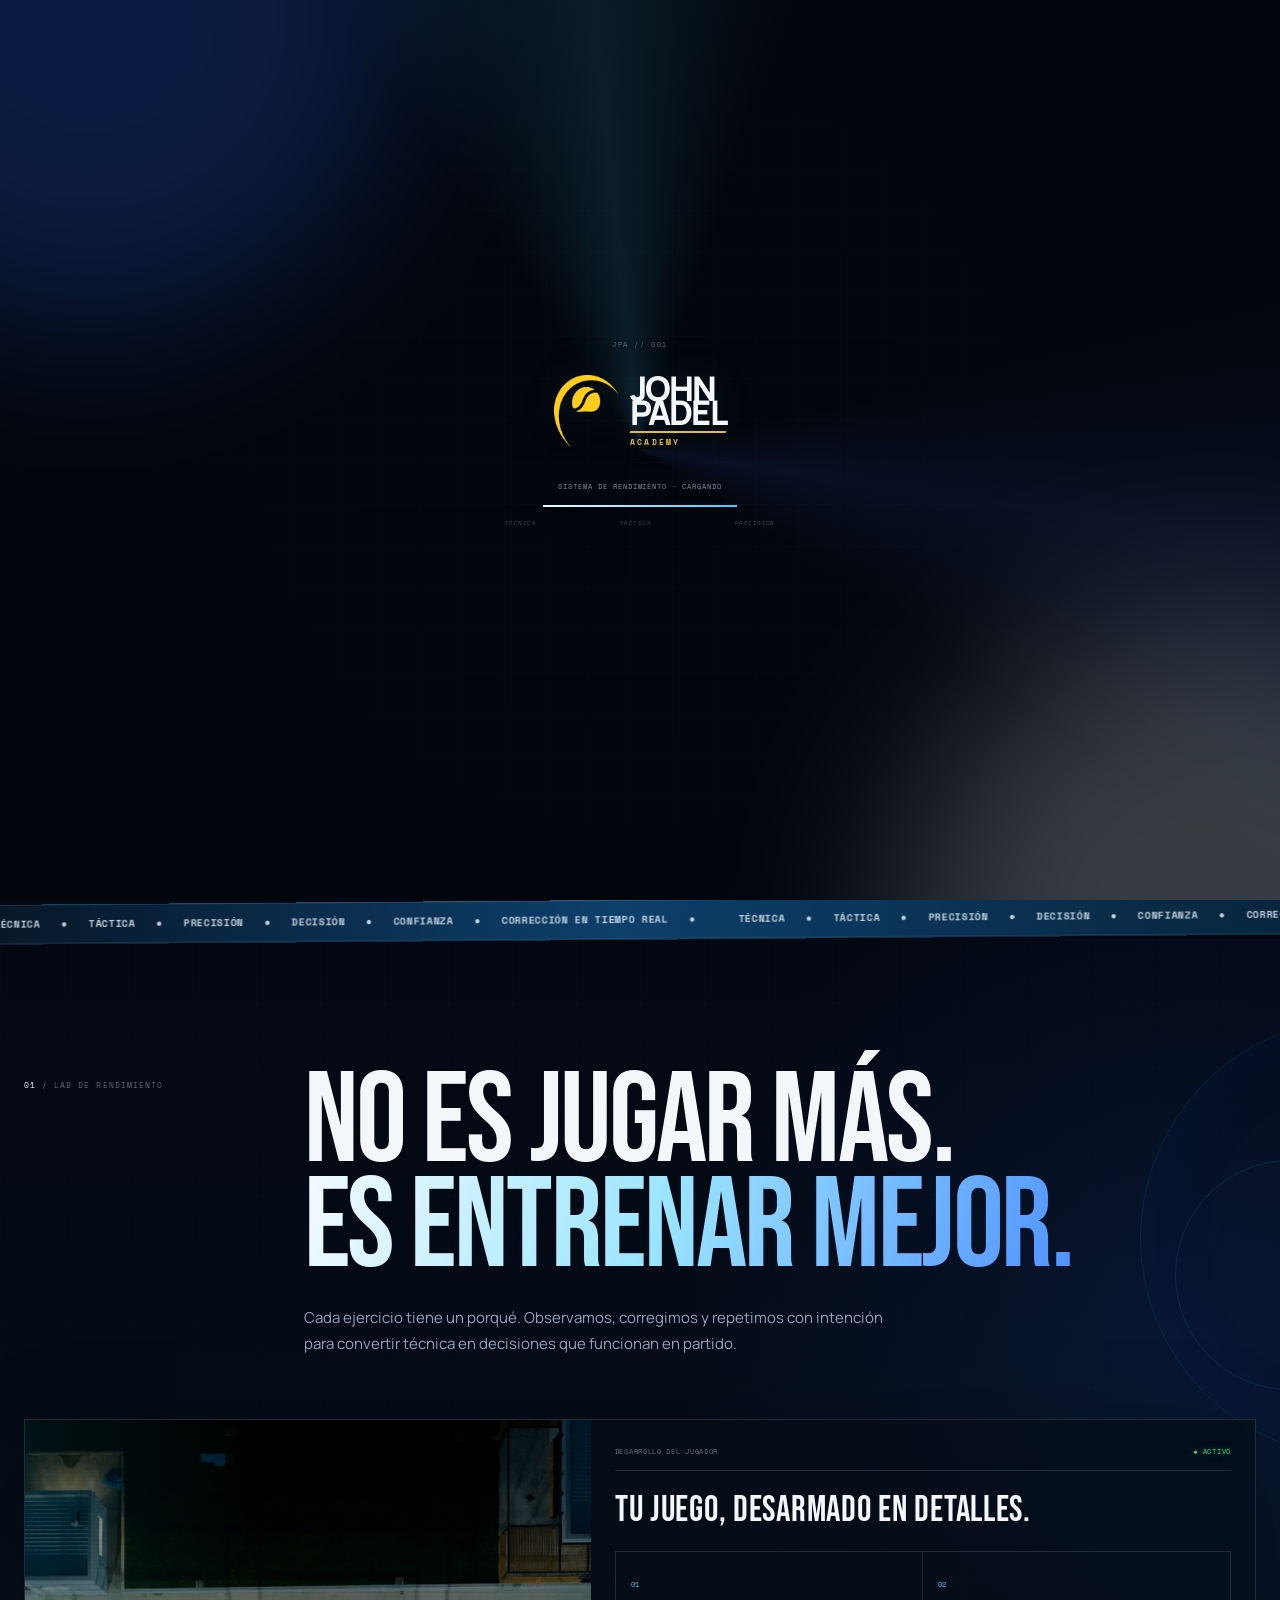
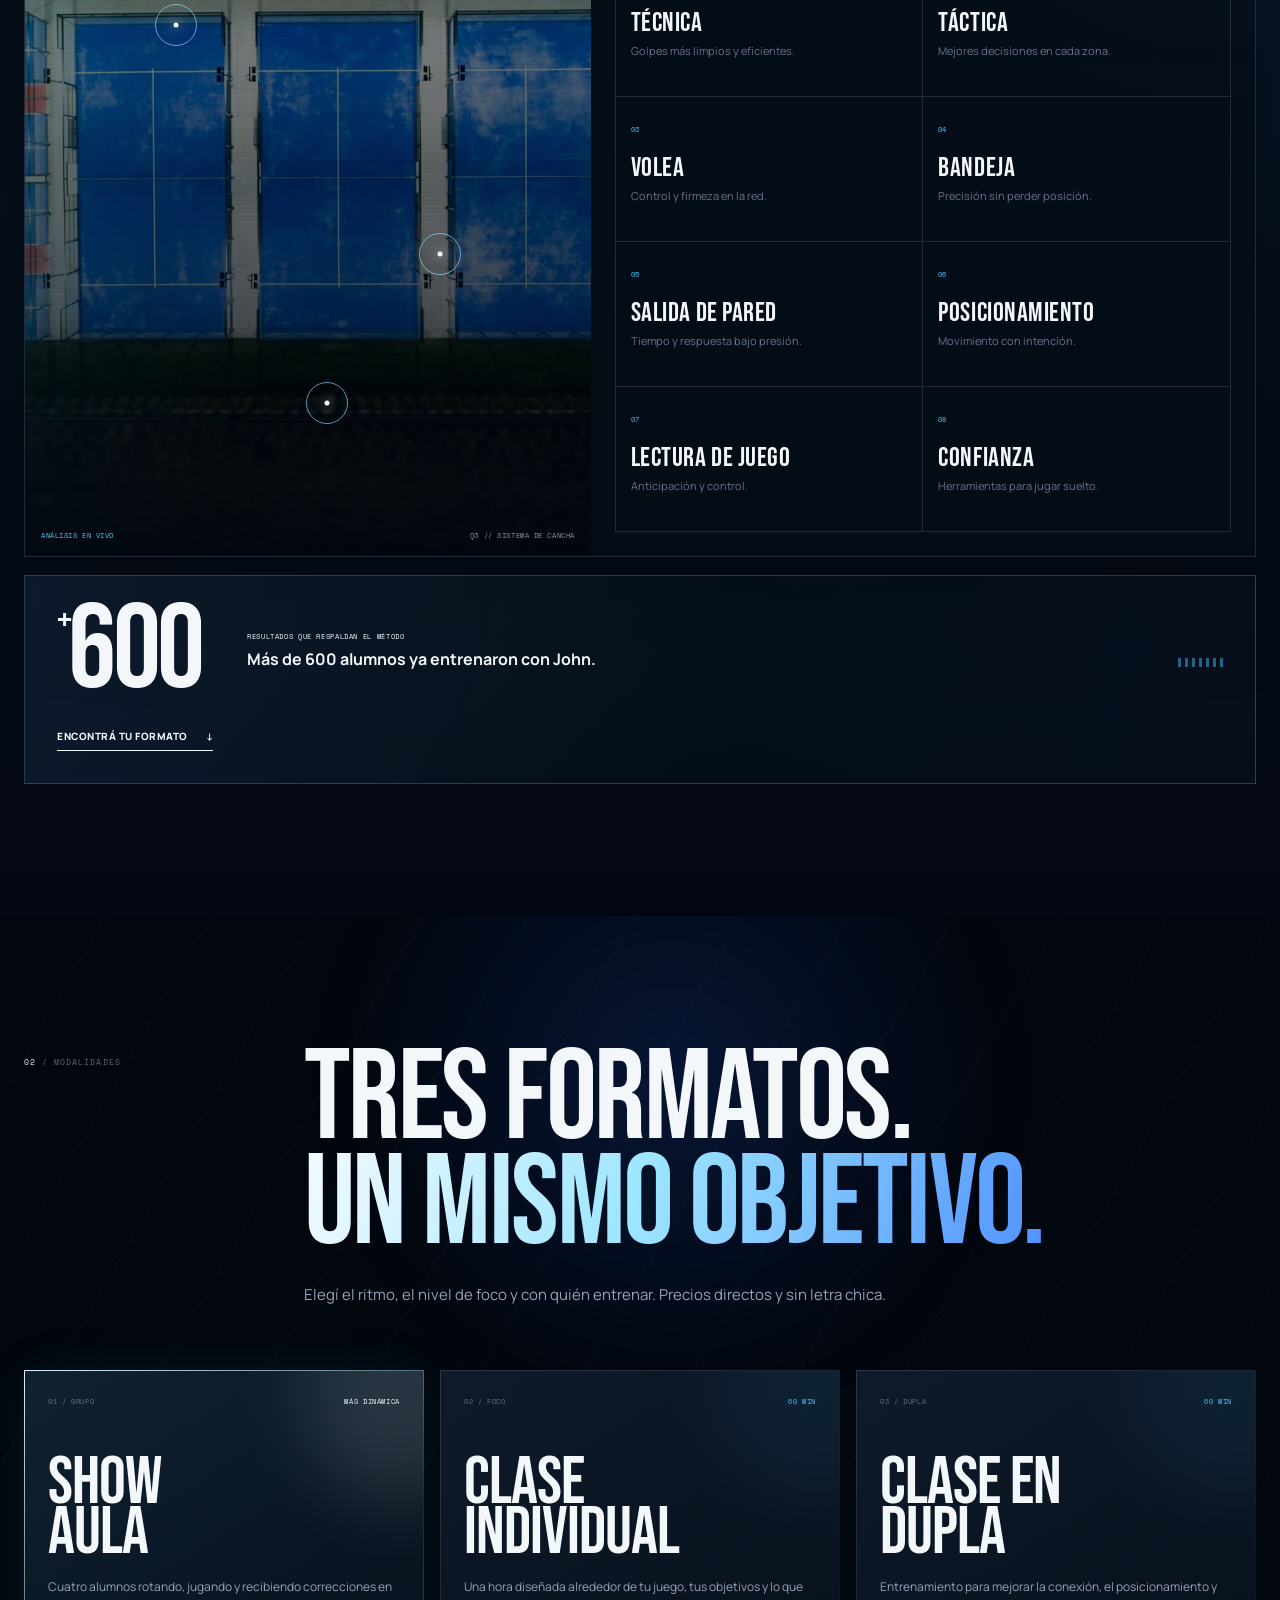
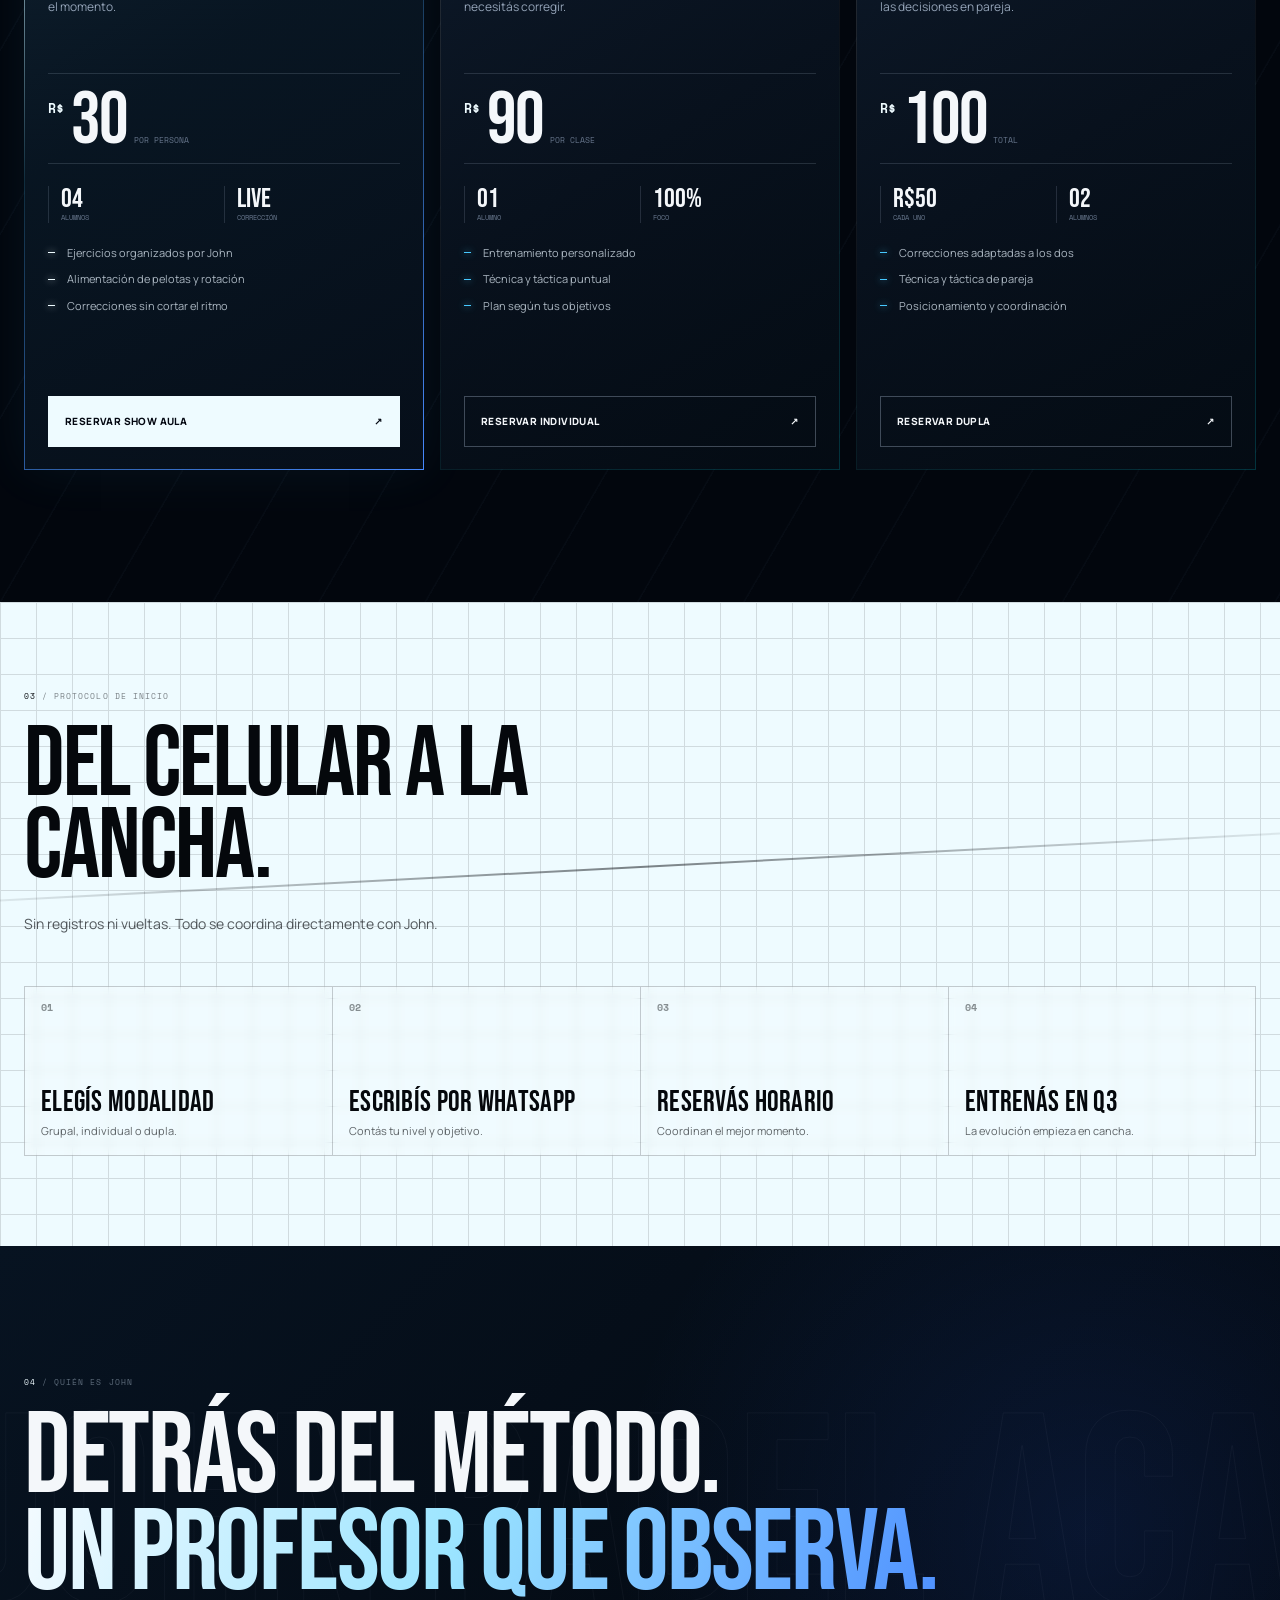
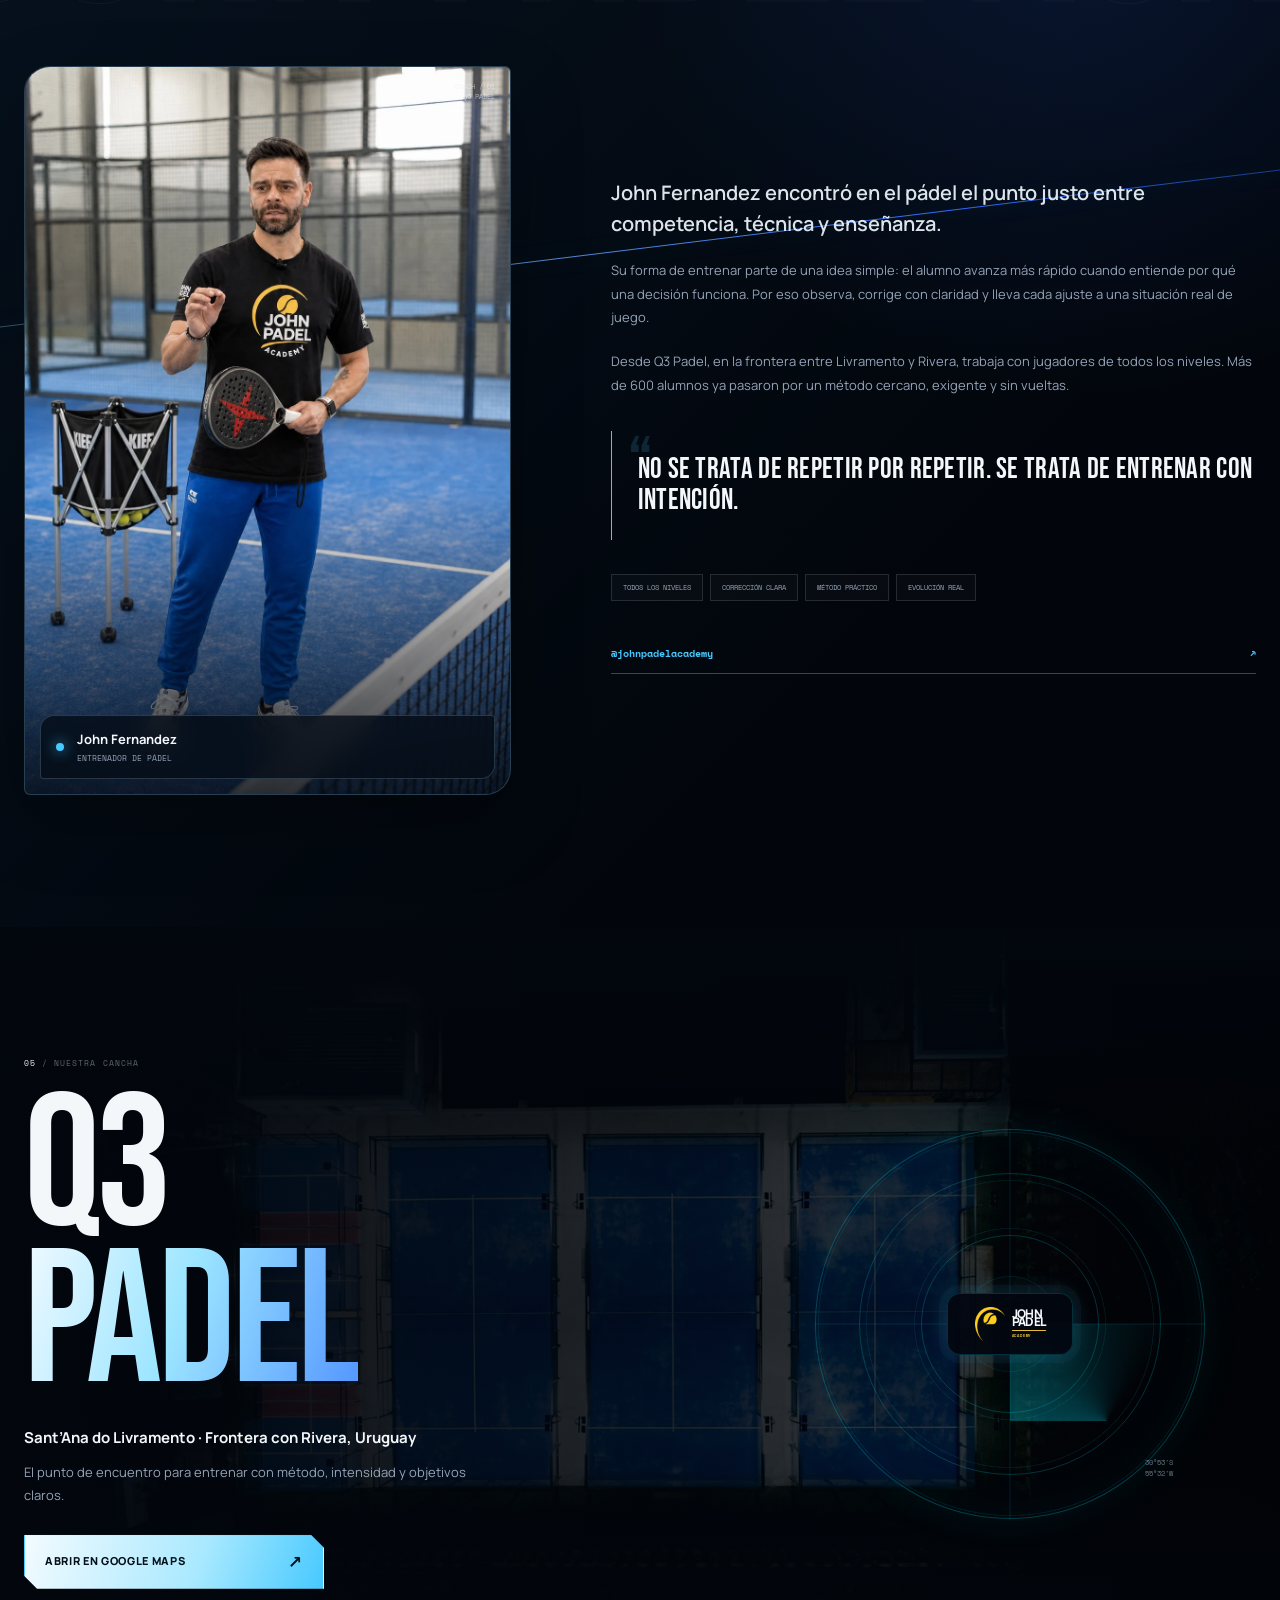
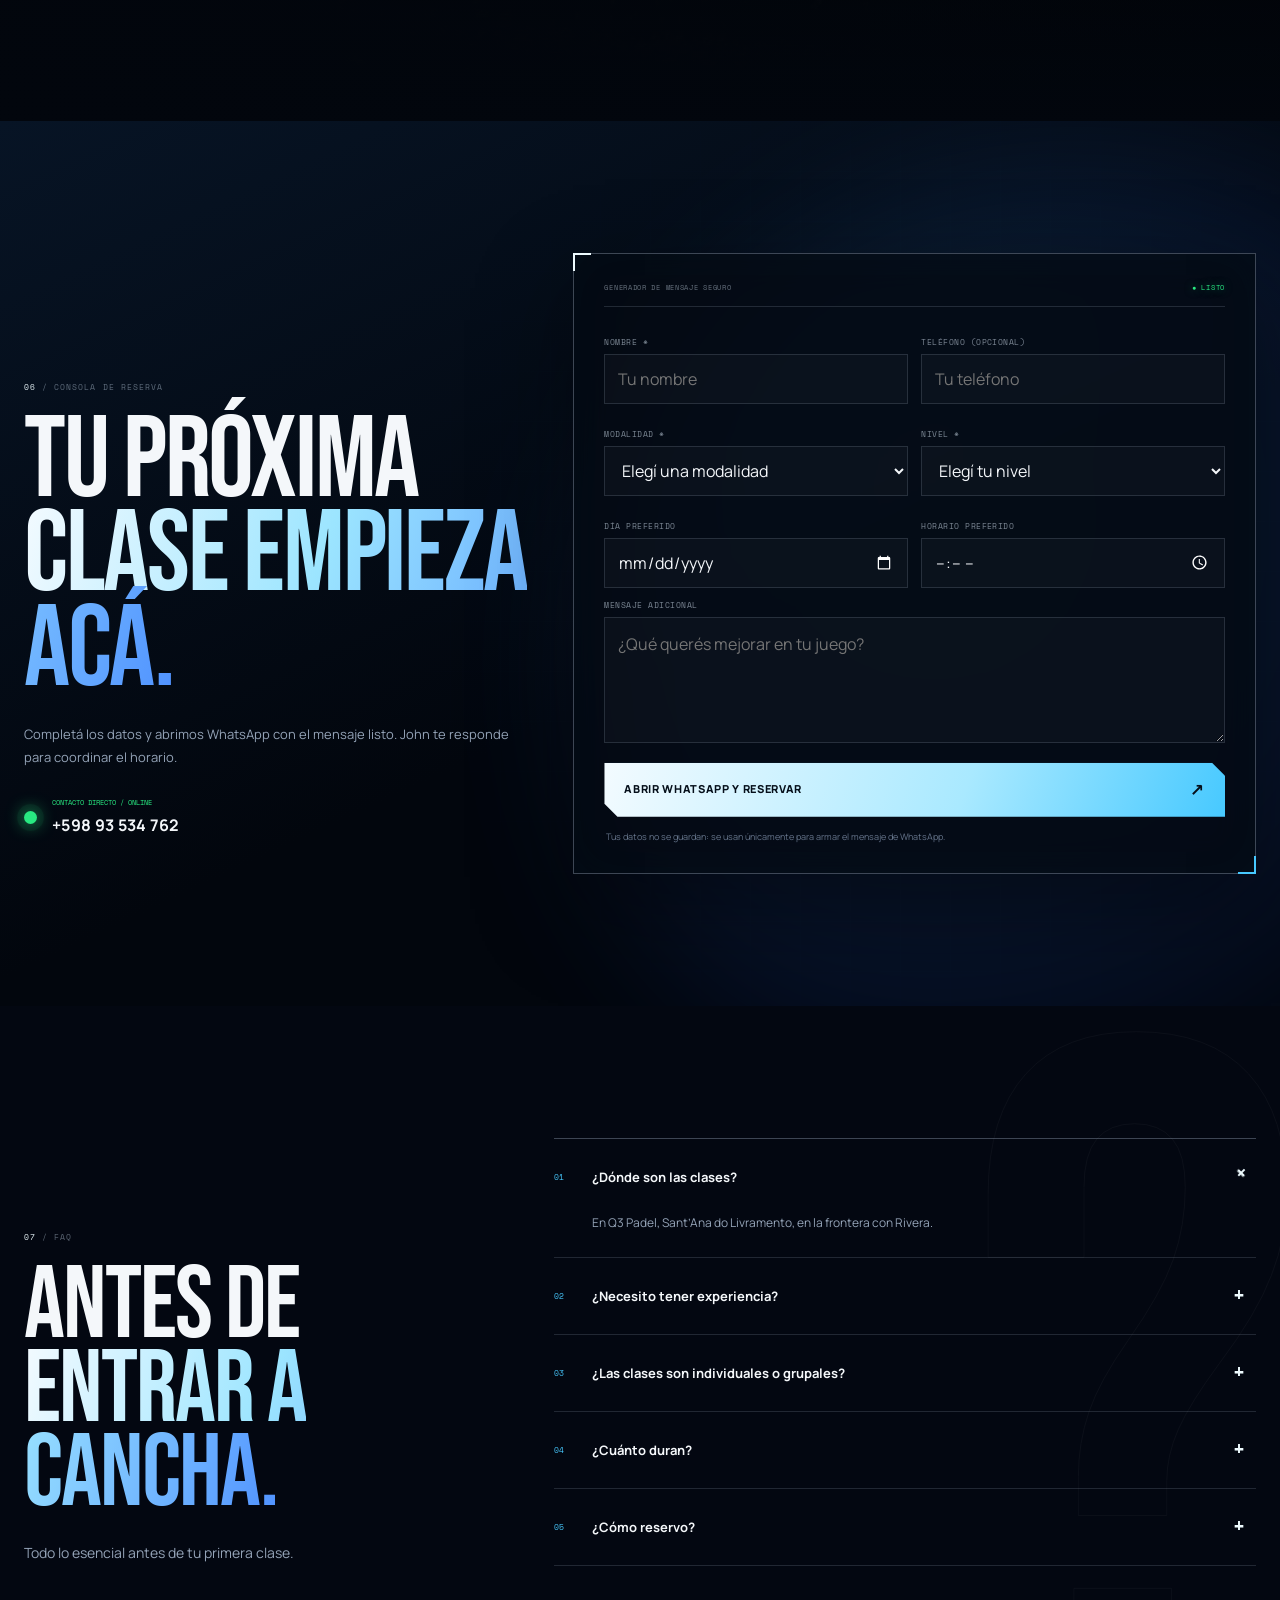
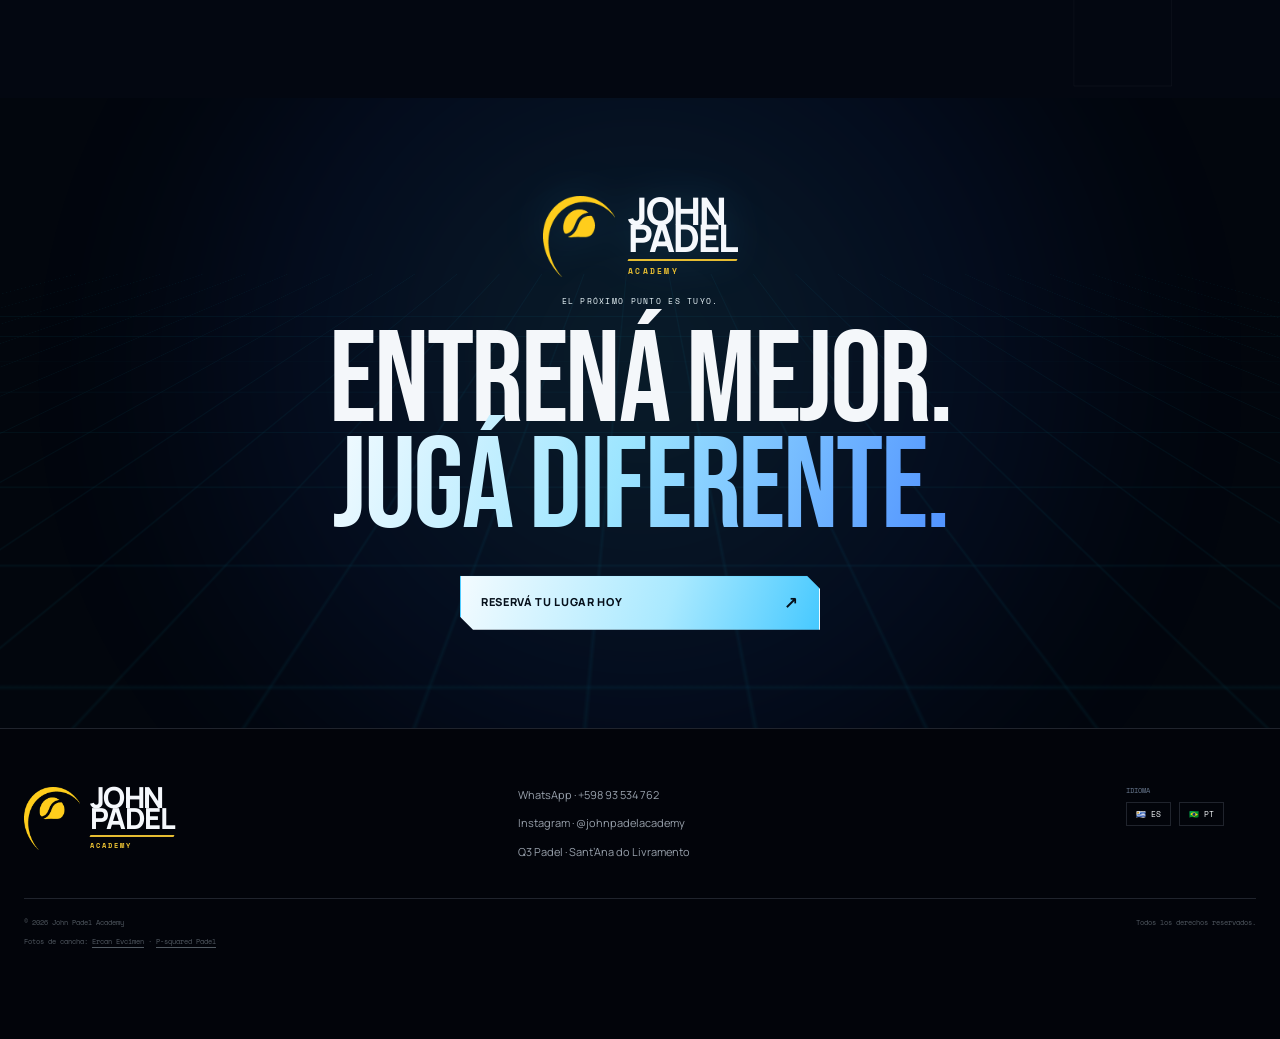
<file: index.html>
<!doctype html>
<html lang="es-UY">
  <head>
    <meta charset="utf-8">
    <meta name="viewport" content="width=device-width, initial-scale=1, viewport-fit=cover">
    <title>John Padel Academy | Entrenamiento de pádel en Livramento</title>
    <meta name="description" content="Clases de pádel en Q3 Padel, Sant’Ana do Livramento. Técnica, táctica y correcciones en tiempo real para todos los niveles.">
    <meta name="theme-color" content="#030711">
    <meta name="color-scheme" content="dark">
    <meta name="format-detection" content="telephone=no">

    <link rel="canonical" href="https://edubernardez.github.io/johnpadel/">
    <link rel="icon" type="image/png" sizes="32x32" href="assets/images/favicon-v2-32.png">
    <link rel="apple-touch-icon" href="assets/images/apple-touch-icon-v2.png">
    <link rel="manifest" href="manifest.webmanifest">
    <link rel="preload" as="image" href="assets/images/court-real-960.webp" type="image/webp">

    <meta property="og:type" content="website">
    <meta property="og:locale" content="es_UY">
    <meta property="og:locale:alternate" content="pt_BR">
    <meta property="og:site_name" content="John Padel Academy">
    <meta property="og:title" content="John Padel Academy | Dominá la cancha">
    <meta property="og:description" content="Método profesional, técnica, táctica y correcciones en tiempo real en Q3 Padel.">
    <meta property="og:url" content="https://edubernardez.github.io/johnpadel/">
    <meta property="og:image" content="https://edubernardez.github.io/johnpadel/assets/images/og-court-v2.jpg">
    <meta property="og:image:width" content="1200">
    <meta property="og:image:height" content="630">
    <meta property="og:image:alt" content="John Padel Academy — Dominá la cancha">
    <meta name="twitter:card" content="summary_large_image">
    <meta name="twitter:title" content="John Padel Academy | Dominá la cancha">
    <meta name="twitter:description" content="Entrenamiento profesional de pádel en Q3 Padel.">
    <meta name="twitter:image" content="https://edubernardez.github.io/johnpadel/assets/images/og-court-v2.jpg">

    <script>document.documentElement.classList.add('js');</script>
    <link rel="preconnect" href="https://fonts.googleapis.com">
    <link rel="preconnect" href="https://fonts.gstatic.com" crossorigin>
    <link href="https://fonts.googleapis.com/css2?family=Bebas+Neue&family=Manrope:wght@400;500;600;700;800&family=Space+Mono:wght@400;700&display=swap" rel="stylesheet">
    <link rel="stylesheet" href="styles.css?v=20260829-4">
    <script src="script.js?v=20260829-2" defer></script>

    <script type="application/ld+json">
      {
        "@context": "https://schema.org",
        "@type": "SportsActivityLocation",
        "name": "John Padel Academy",
        "description": "Clases y entrenamiento profesional de pádel para todos los niveles.",
        "url": "https://edubernardez.github.io/johnpadel/",
        "telephone": "+59893534762",
        "image": "https://edubernardez.github.io/johnpadel/assets/images/og-court-v2.jpg",
        "sameAs": ["https://www.instagram.com/johnpadelacademy/"],
        "address": {"@type": "PostalAddress", "addressLocality": "Sant’Ana do Livramento", "addressRegion": "RS", "addressCountry": "BR"},
        "founder": {"@type": "Person", "name": "John Fernandez", "jobTitle": "Entrenador de pádel"}
      }
    </script>
  </head>

  <body>
    <a class="skip-link" href="#contenido" data-i18n="skipLink">Saltar al contenido</a>

    <div class="boot-screen" aria-hidden="true">
      <div class="boot-grid"></div>
      <div class="boot-aura boot-aura-a"></div>
      <div class="boot-aura boot-aura-b"></div>
      <div class="boot-inner">
        <span class="boot-code">JPA // 001</span>
        <div class="brand-lockup boot-lockup">
          <img src="assets/images/brand-symbol-v2.png" width="360" height="405" alt="">
          <div><strong>JOHN<br>PADEL</strong><i></i><small>ACADEMY</small></div>
        </div>
        <p class="boot-kicker" data-i18n="bootStatus">Sistema de rendimiento · cargando</p>
        <div class="boot-progress"><span></span></div>
        <div class="boot-data"><span data-i18n="bootTechnique">TÉCNICA</span><span data-i18n="bootTactics">TÁCTICA</span><span data-i18n="bootPrecision">PRECISIÓN</span></div>
      </div>
    </div>

    <div class="site-light" aria-hidden="true"></div>
    <div class="page-progress" aria-hidden="true"><span></span></div>

    <header class="tech-header" id="site-header">
      <div class="tech-header-inner">
        <a class="tech-brand brand-lockup" href="#top" data-i18n-aria="brandHome" aria-label="John Padel Academy — inicio">
          <img src="assets/images/brand-symbol-v2.png" width="360" height="405" alt="">
          <div><strong>JOHN<br>PADEL</strong><i></i><small>ACADEMY</small></div>
        </a>
        <nav class="tech-nav" data-i18n-aria="mainNav" aria-label="Navegación principal">
          <a href="#metodo"><i>01</i><span data-i18n="navMethod">Método</span></a>
          <a href="#modalidades"><i>02</i><span data-i18n="navClasses">Clases</span></a>
          <a href="#profesor"><i>03</i><span data-i18n="navCoach">John</span></a>
          <a href="#ubicacion"><i>04</i><span data-i18n="navLocation">Ubicación</span></a>
        </nav>
        <div class="tech-controls">
          <div class="lang-switch" role="group" data-i18n-aria="languageLabel" aria-label="Idioma">
            <button class="lang" type="button" data-lang="es" aria-pressed="true" aria-label="Español">🇺🇾 <span>ES</span></button>
            <button class="lang" type="button" data-lang="pt" aria-pressed="false" aria-label="Português">🇧🇷 <span>PT</span></button>
          </div>
          <a class="tech-book" href="https://wa.me/59893534762" data-whatsapp target="_blank" rel="noopener"><span data-i18n="headerCta">Reservar</span><b aria-hidden="true">↗</b></a>
        </div>
      </div>
    </header>

    <main id="contenido">
      <section class="hero" id="top">
        <div class="hero-bg" aria-hidden="true"><picture><source media="(min-width: 720px)" srcset="assets/images/court-real-1800.webp"><img src="assets/images/court-real-960.webp" alt="" fetchpriority="high"></picture></div>
        <div class="hero-shade" aria-hidden="true"></div>
        <div class="aurora" aria-hidden="true"><span></span><span></span><span></span></div>
        <div class="scan-beam" aria-hidden="true"></div><div class="hero-tech-grid" aria-hidden="true"></div>
        <div class="hero-corners" aria-hidden="true"><i></i><i></i><i></i><i></i></div>
        <div class="hero-content shell">
          <div class="hero-main">
            <p class="hero-status"><span></span><b>John Padel Academy</b> · <em data-i18n="heroProtocol">Protocolo de entrenamiento 01</em></p>
            <h1><span data-i18n="heroTitleLine1">DOMINÁ</span><span class="gradient-word" data-i18n="heroTitleLine2">LA CANCHA</span></h1>
            <div class="hero-copy">
              <p data-i18n="heroLead">Entrenamiento profesional de técnica y táctica con correcciones en tiempo real. Un sistema claro para jugar con más precisión, decisión y confianza.</p>
              <div class="hero-actions">
                <a class="button button-primary" href="https://wa.me/59893534762" data-whatsapp target="_blank" rel="noopener"><span data-i18n="heroCta">Reservar por WhatsApp</span><b aria-hidden="true">↗</b></a>
                <a class="button button-ghost" href="#modalidades"><span data-i18n="heroSecondary">Ver modalidades</span><b aria-hidden="true">↓</b></a>
              </div>
            </div>
          </div>
          <div class="hero-metrics" data-i18n-aria="trustLabel" aria-label="Datos de confianza">
            <div><strong>600<sup>+</sup></strong><span data-i18n="statStudents">alumnos</span></div>
            <div><strong>03</strong><span data-i18n="statModes">modalidades</span></div>
            <div><strong>01</strong><span data-i18n="statMethod">método profesional</span></div>
          </div>
        </div>
        <div class="hero-side-code" aria-hidden="true"><span>Q3 PADEL</span><i></i><span>LIVRAMENTO — RIVERA</span><i></i><span>30.88°S · 55.53°W</span></div>
        <a class="hero-scroll" href="#metodo"><span data-i18n="heroScroll">Descubrí el método</span><i aria-hidden="true"></i></a>
      </section>

      <div class="signal-strip" aria-hidden="true"><div class="signal-track"><span data-i18n-html="signalLine">TÉCNICA <i>●</i> TÁCTICA <i>●</i> PRECISIÓN <i>●</i> DECISIÓN <i>●</i> CONFIANZA <i>●</i> CORRECCIÓN EN TIEMPO REAL <i>●</i></span><span data-i18n-html="signalLine">TÉCNICA <i>●</i> TÁCTICA <i>●</i> PRECISIÓN <i>●</i> DECISIÓN <i>●</i> CONFIANZA <i>●</i> CORRECCIÓN EN TIEMPO REAL <i>●</i></span></div></div>

      <section class="section method-section" id="metodo">
        <div class="section-orbit orbit-one" aria-hidden="true"></div><div class="section-orbit orbit-two" aria-hidden="true"></div>
        <div class="shell">
          <div class="section-head reveal">
            <p class="section-index"><span>01</span> / <b data-i18n="methodIndex">LAB DE RENDIMIENTO</b></p>
            <div><h2 data-i18n-html="methodTitle">NO ES JUGAR MÁS.<br><em>ES ENTRENAR MEJOR.</em></h2><p data-i18n="methodLead">Cada ejercicio tiene un porqué. Observamos, corregimos y repetimos con intención para convertir técnica en decisiones que funcionan en partido.</p></div>
          </div>
          <div class="method-stage reveal">
            <div class="method-visual">
              <img src="assets/images/court-aerial-1600.webp" width="1600" height="899" loading="lazy" alt="Vista aérea real de canchas de pádel iluminadas por la noche" data-i18n-alt="aerialAlt">
              <div class="visual-overlay"></div><div class="court-target target-a"><span></span></div><div class="court-target target-b"><span></span></div><div class="court-target target-c"><span></span></div><div class="visual-hud"><b data-i18n="liveAnalysis">ANÁLISIS EN VIVO</b><span data-i18n="courtSystem">Q3 // SISTEMA DE CANCHA</span></div>
            </div>
            <div class="method-console">
              <div class="console-top"><span data-i18n="playerDevelopment">DESARROLLO DEL JUGADOR</span><i data-i18n="online">● ACTIVO</i></div>
              <p class="console-kicker" data-i18n="consoleKicker">Tu juego, desarmado en detalles.</p>
              <div class="skill-matrix">
                <article><span>01</span><h3 data-i18n="skillTechnique">Técnica</h3><p data-i18n="skillTechniqueText">Golpes más limpios y eficientes.</p></article>
                <article><span>02</span><h3 data-i18n="skillTactics">Táctica</h3><p data-i18n="skillTacticsText">Mejores decisiones en cada zona.</p></article>
                <article><span>03</span><h3 data-i18n="skillVolley">Volea</h3><p data-i18n="skillVolleyText">Control y firmeza en la red.</p></article>
                <article><span>04</span><h3 data-i18n="skillBandeja">Bandeja</h3><p data-i18n="skillBandejaText">Precisión sin perder posición.</p></article>
                <article><span>05</span><h3 data-i18n="skillWall">Salida de pared</h3><p data-i18n="skillWallText">Tiempo y respuesta bajo presión.</p></article>
                <article><span>06</span><h3 data-i18n="skillPosition">Posicionamiento</h3><p data-i18n="skillPositionText">Movimiento con intención.</p></article>
                <article><span>07</span><h3 data-i18n="skillReading">Lectura de juego</h3><p data-i18n="skillReadingText">Anticipación y control.</p></article>
                <article><span>08</span><h3 data-i18n="skillConfidence">Confianza</h3><p data-i18n="skillConfidenceText">Herramientas para jugar suelto.</p></article>
              </div>
            </div>
          </div>
          <div class="proof-band reveal">
            <div class="proof-number"><span>+</span>600</div>
            <div class="proof-copy"><p data-i18n="proofEyebrow">RESULTADOS QUE RESPALDAN EL MÉTODO</p><h3 data-i18n="proofTitle">Más de 600 alumnos ya entrenaron con John.</h3></div>
            <div class="proof-pulse" aria-hidden="true"><i></i><i></i><i></i><i></i><i></i><i></i><i></i></div>
            <a href="#modalidades"><span data-i18n="proofLink">Encontrá tu formato</span><b aria-hidden="true">↓</b></a>
          </div>
        </div>
      </section>

      <section class="section pricing-section" id="modalidades">
        <div class="pricing-light" aria-hidden="true"></div>
        <div class="shell">
          <div class="section-head section-head-split reveal"><p class="section-index"><span>02</span> / <b data-i18n="trainingModes">MODALIDADES</b></p><div><h2 data-i18n-html="classesTitle">TRES FORMATOS.<br><em>UN MISMO OBJETIVO.</em></h2><p data-i18n="classesLead">Elegí el ritmo, el nivel de foco y con quién entrenar. Precios directos y sin letra chica.</p></div></div>
          <div class="pricing-grid">
            <article class="price-card price-card-featured reveal">
              <div class="card-glow"></div><div class="price-top"><span>01 / <i data-i18n="groupCode">GRUPO</i></span><b data-i18n="mostDynamic">MÁS DINÁMICA</b></div><h3>SHOW<br>AULA</h3><p data-i18n="showSummary">Cuatro alumnos rotando, jugando y recibiendo correcciones en el momento.</p>
              <div class="price"><small>R$</small><strong>30</strong><span data-i18n="perPerson">por persona</span></div><div class="price-data"><span><b>04</b><small data-i18n="students">alumnos</small></span><span><b>LIVE</b><small data-i18n="feedback">corrección</small></span></div>
              <ul><li data-i18n="showFeature1">Ejercicios organizados por John</li><li data-i18n="showFeature2">Alimentación de pelotas y rotación</li><li data-i18n="showFeature3">Correcciones sin cortar el ritmo</li></ul><a class="card-cta" href="https://wa.me/59893534762" data-whatsapp data-mode="show" target="_blank" rel="noopener"><span data-i18n="bookShow">Reservar Show Aula</span><b>↗</b></a>
            </article>
            <article class="price-card reveal">
              <div class="card-glow"></div><div class="price-top"><span>02 / <i data-i18n="focusCode">FOCO</i></span><b>60 MIN</b></div><h3 data-i18n-html="individualTitle">CLASE<br>INDIVIDUAL</h3><p data-i18n="individualSummary">Una hora diseñada alrededor de tu juego, tus objetivos y lo que necesitás corregir.</p>
              <div class="price"><small>R$</small><strong>90</strong><span data-i18n="perClass">por clase</span></div><div class="price-data"><span><b>01</b><small data-i18n="student">alumno</small></span><span><b>100%</b><small data-i18n="focus">foco</small></span></div>
              <ul><li data-i18n="individualFeature1">Entrenamiento personalizado</li><li data-i18n="individualFeature2">Técnica y táctica puntual</li><li data-i18n="individualFeature3">Plan según tus objetivos</li></ul><a class="card-cta" href="https://wa.me/59893534762" data-whatsapp data-mode="individual" target="_blank" rel="noopener"><span data-i18n="bookIndividual">Reservar Individual</span><b>↗</b></a>
            </article>
            <article class="price-card reveal">
              <div class="card-glow"></div><div class="price-top"><span>03 / <i data-i18n="teamCode">DUPLA</i></span><b>60 MIN</b></div><h3 data-i18n-html="duoTitle">CLASE EN<br>DUPLA</h3><p data-i18n="duoSummary">Entrenamiento para mejorar la conexión, el posicionamiento y las decisiones en pareja.</p>
              <div class="price"><small>R$</small><strong>100</strong><span data-i18n="total">total</span></div><div class="price-data"><span><b>R$50</b><small data-i18n="each">cada uno</small></span><span><b>02</b><small data-i18n="students">alumnos</small></span></div>
              <ul><li data-i18n="duoFeature1">Correcciones adaptadas a los dos</li><li data-i18n="duoFeature2">Técnica y táctica de pareja</li><li data-i18n="duoFeature3">Posicionamiento y coordinación</li></ul><a class="card-cta" href="https://wa.me/59893534762" data-whatsapp data-mode="duo" target="_blank" rel="noopener"><span data-i18n="bookDuo">Reservar Dupla</span><b>↗</b></a>
            </article>
          </div>
        </div>
      </section>

      <section class="process-section" id="como-funciona">
        <div class="process-line" aria-hidden="true"></div>
        <div class="shell"><div class="process-heading reveal"><p class="section-index"><span>03</span> / <b data-i18n="startProtocol">PROTOCOLO DE INICIO</b></p><h2 data-i18n="processTitle">DEL CELULAR A LA CANCHA.</h2><p data-i18n="processLead">Sin registros ni vueltas. Todo se coordina directamente con John.</p></div>
          <ol class="process-steps"><li class="reveal"><span>01</span><div><h3 data-i18n="step1Title">Elegís modalidad</h3><p data-i18n="step1Text">Grupal, individual o dupla.</p></div></li><li class="reveal"><span>02</span><div><h3 data-i18n="step2Title">Escribís por WhatsApp</h3><p data-i18n="step2Text">Contás tu nivel y objetivo.</p></div></li><li class="reveal"><span>03</span><div><h3 data-i18n="step3Title">Reservás horario</h3><p data-i18n="step3Text">Coordinan el mejor momento.</p></div></li><li class="reveal"><span>04</span><div><h3 data-i18n="step4Title">Entrenás en Q3</h3><p data-i18n="step4Text">La evolución empieza en cancha.</p></div></li></ol>
        </div>
      </section>

      <section class="section coach-section" id="profesor">
        <div class="coach-beam" aria-hidden="true"></div>
        <div class="shell">
          <div class="coach-heading reveal"><p class="section-index"><span>04</span> / <b data-i18n="theCoach">QUIÉN ES JOHN</b></p><h2 data-i18n-html="aboutTitle">DETRÁS DEL MÉTODO.<br><em>UN PROFESOR QUE OBSERVA.</em></h2></div>
          <div class="coach-grid">
            <figure class="coach-photo reveal">
              <picture><source media="(min-width: 720px)" srcset="assets/images/john-coach-story-1024-v4.webp"><img src="assets/images/john-coach-story-720-v4.webp" width="720" height="1080" loading="lazy" alt="John Fernandez, con la remera de John Padel Academy, dando indicaciones durante una clase" data-i18n-alt="aboutPhotoAlt"></picture>
              <figcaption><span></span><div><strong>John Fernandez</strong><small data-i18n="aboutRole">Entrenador de pádel</small></div></figcaption>
              <div class="photo-coordinate" aria-hidden="true">COACH / 01<br>Q3 PADEL</div>
            </figure>
            <article class="coach-copy reveal">
              <p class="story-lead" data-i18n="aboutStory1">John Fernandez encontró en el pádel el punto justo entre competencia, técnica y enseñanza.</p>
              <p data-i18n="aboutStory2">Su forma de entrenar parte de una idea simple: el alumno avanza más rápido cuando entiende por qué una decisión funciona. Por eso observa, corrige con claridad y lleva cada ajuste a una situación real de juego.</p>
              <p data-i18n="aboutStory3">Desde Q3 Padel, en la frontera entre Livramento y Rivera, trabaja con jugadores de todos los niveles. Más de 600 alumnos ya pasaron por un método cercano, exigente y sin vueltas.</p>
              <blockquote><span>“</span><p data-i18n="aboutQuote">No se trata de repetir por repetir. Se trata de entrenar con intención.</p></blockquote>
              <div class="coach-values"><span data-i18n="aboutValue1">Todos los niveles</span><span data-i18n="aboutValue2">Corrección clara</span><span data-i18n="aboutValue3">Método práctico</span><span data-i18n="aboutValue4">Evolución real</span></div>
              <a class="line-link" href="https://www.instagram.com/johnpadelacademy/" target="_blank" rel="noopener"><span>@johnpadelacademy</span><b>↗</b></a>
            </article>
          </div>
        </div>
      </section>

      <section class="section location-section" id="ubicacion">
        <div class="location-bg" aria-hidden="true"><img src="assets/images/court-aerial-1600.webp" width="1600" height="899" loading="lazy" alt=""></div><div class="location-shade" aria-hidden="true"></div>
        <div class="shell location-grid"><div class="location-copy reveal"><p class="section-index"><span>05</span> / <b data-i18n="homeCourt">NUESTRA CANCHA</b></p><h2>Q3<br><em>PADEL</em></h2><p class="location-place" data-i18n="locationPlace">Sant’Ana do Livramento · Frontera con Rivera, Uruguay</p><p data-i18n="locationText">El punto de encuentro para entrenar con método, intensidad y objetivos claros.</p><a class="button button-primary" href="https://www.google.com/maps/search/?api=1&amp;query=Q3+Padel+Santana+do+Livramento" target="_blank" rel="noopener"><span data-i18n="openMaps">Abrir en Google Maps</span><b>↗</b></a></div>
          <div class="radar reveal" aria-hidden="true"><div class="radar-ring r1"></div><div class="radar-ring r2"></div><div class="radar-ring r3"></div><div class="radar-sweep"></div><div class="radar-pin brand-lockup"><img src="assets/images/brand-symbol-v2.png" width="360" height="405" alt=""><div><strong>JOHN<br>PADEL</strong><i></i><small>ACADEMY</small></div></div><span class="radar-code">30°53′S<br>55°32′W</span></div>
        </div>
      </section>

      <section class="section booking-section" id="reservar">
        <div class="booking-aura" aria-hidden="true"></div>
        <div class="shell booking-grid"><div class="booking-intro reveal"><p class="section-index"><span>06</span> / <b data-i18n="bookingConsole">CONSOLA DE RESERVA</b></p><h2 data-i18n-html="bookingTitle">TU PRÓXIMA<br><em>CLASE EMPIEZA ACÁ.</em></h2><p data-i18n="bookingLead">Completá los datos y abrimos WhatsApp con el mensaje listo. John te responde para coordinar el horario.</p><div class="contact-signal"><span></span><div><small data-i18n="directLabel">CONTACTO DIRECTO / ONLINE</small><strong>+598 93 534 762</strong></div></div></div>
          <form class="booking-form reveal" id="booking-form"><div class="form-top"><span data-i18n="messageBuilder">GENERADOR DE MENSAJE SEGURO</span><i data-i18n="ready">● LISTO</i></div><div class="field-grid">
              <label><span data-i18n="nameLabel">Nombre *</span><input id="name" name="name" type="text" autocomplete="name" required data-i18n-placeholder="namePlaceholder" placeholder="Tu nombre"></label>
              <label><span data-i18n="phoneLabel">Teléfono (opcional)</span><input id="phone" name="phone" type="tel" autocomplete="tel" inputmode="tel" data-i18n-placeholder="phonePlaceholder" placeholder="Tu teléfono"></label>
              <label><span data-i18n="modeLabel">Modalidad *</span><select id="mode" name="mode" required><option value="" data-i18n="selectMode">Elegí una modalidad</option><option value="show">Show Aula</option><option value="individual" data-i18n="individualOption">Clase Individual</option><option value="duo" data-i18n="duoOption">Clase en Dupla</option></select></label>
              <label><span data-i18n="levelLabel">Nivel *</span><select id="level" name="level" required><option value="" data-i18n="selectLevel">Elegí tu nivel</option><option value="beginner" data-i18n="beginner">Principiante</option><option value="intermediate" data-i18n="intermediate">Intermedio</option><option value="advanced" data-i18n="advanced">Avanzado</option></select></label>
              <label><span data-i18n="dayLabel">Día preferido</span><input id="day" name="day" type="date"></label><label><span data-i18n="timeLabel">Horario preferido</span><input id="time" name="time" type="time"></label>
            </div><label><span data-i18n="messageLabel">Mensaje adicional</span><textarea id="message" name="message" rows="4" data-i18n-placeholder="messagePlaceholder" placeholder="¿Qué querés mejorar en tu juego?"></textarea></label><button class="button button-primary form-submit" type="submit"><span data-i18n="sendWhatsApp">Abrir WhatsApp y reservar</span><b>↗</b></button><p class="form-note" data-i18n="formNote">Tus datos no se guardan: se usan únicamente para armar el mensaje de WhatsApp.</p></form>
        </div>
      </section>

      <section class="section faq-section" id="faq">
        <div class="shell faq-grid"><div class="faq-heading reveal"><p class="section-index"><span>07</span> / FAQ</p><h2 data-i18n-html="faqTitle">ANTES DE<br><em>ENTRAR A CANCHA.</em></h2><p data-i18n="faqLead">Todo lo esencial antes de tu primera clase.</p></div>
          <div class="faq-list"><details class="reveal" open><summary><span>01</span><b data-i18n="faq1Q">¿Dónde son las clases?</b><i>+</i></summary><p data-i18n="faq1A">En Q3 Padel, Sant’Ana do Livramento, en la frontera con Rivera.</p></details><details class="reveal"><summary><span>02</span><b data-i18n="faq2Q">¿Necesito tener experiencia?</b><i>+</i></summary><p data-i18n="faq2A">No. El entrenamiento se adapta a principiantes, intermedios y avanzados.</p></details><details class="reveal"><summary><span>03</span><b data-i18n="faq3Q">¿Las clases son individuales o grupales?</b><i>+</i></summary><p data-i18n="faq3A">Podés elegir Show Aula para 4 alumnos, clase individual o clase en dupla.</p></details><details class="reveal"><summary><span>04</span><b data-i18n="faq4Q">¿Cuánto duran?</b><i>+</i></summary><p data-i18n="faq4A">Las clases individuales y en dupla duran 1 hora. Consultá la dinámica del Show Aula.</p></details><details class="reveal"><summary><span>05</span><b data-i18n="faq5Q">¿Cómo reservo?</b><i>+</i></summary><p data-i18n="faq5A">Completá el formulario o tocá cualquier botón de WhatsApp para coordinar directamente con John.</p></details></div>
        </div>
      </section>

      <section class="final-cta"><div class="final-grid" aria-hidden="true"></div><div class="final-aura" aria-hidden="true"></div><div class="shell final-inner reveal"><div class="brand-lockup final-brand" aria-label="John Padel Academy"><img src="assets/images/brand-symbol-v2.png" width="360" height="405" alt=""><div><strong>JOHN<br>PADEL</strong><i></i><small>ACADEMY</small></div></div><p data-i18n="finalTag">EL PRÓXIMO PUNTO ES TUYO.</p><h2 data-i18n-html="finalTitle">ENTRENÁ MEJOR.<br><em>JUGÁ DIFERENTE.</em></h2><a class="button button-primary" href="https://wa.me/59893534762" data-whatsapp target="_blank" rel="noopener"><span data-i18n="finalCta">Reservá tu lugar hoy</span><b>↗</b></a></div></section>
    </main>

    <footer class="site-footer">
      <div class="shell footer-main"><a class="footer-brand brand-lockup" href="#top" data-i18n-aria="brandHome" aria-label="John Padel Academy — inicio"><img src="assets/images/brand-symbol-v2.png" width="360" height="405" alt=""><div><strong>JOHN<br>PADEL</strong><i></i><small>ACADEMY</small></div></a><div class="footer-links"><a href="https://wa.me/59893534762" data-whatsapp target="_blank" rel="noopener">WhatsApp · +598 93 534 762</a><a href="https://www.instagram.com/johnpadelacademy/" target="_blank" rel="noopener">Instagram · @johnpadelacademy</a><a href="https://www.google.com/maps/search/?api=1&amp;query=Q3+Padel+Santana+do+Livramento" target="_blank" rel="noopener" data-i18n="footerLocation">Q3 Padel · Sant’Ana do Livramento</a></div><div class="footer-language"><span data-i18n="languageLabel">Idioma</span><button type="button" data-footer-lang="es">🇺🇾 ES</button><button type="button" data-footer-lang="pt">🇧🇷 PT</button></div></div>
      <div class="shell footer-bottom"><span>© <span id="year">2026</span> John Padel Academy</span><span data-i18n="footerRights">Todos los derechos reservados.</span><span class="photo-credit"><span data-i18n="photoCredit">Fotos de cancha:</span> <a href="https://www.pexels.com/photo/indoor-padel-court-with-blue-surface-32474981/" target="_blank" rel="noopener">Ercan Evcimen</a> · <a href="https://unsplash.com/photos/an-aerial-view-of-a-tennis-court-at-night-qUp58N3O1GI" target="_blank" rel="noopener">P-squared Padel</a></span></div>
    </footer>

    <a class="sticky-wa" href="https://wa.me/59893534762" data-whatsapp target="_blank" rel="noopener"><span class="wa-mark" aria-hidden="true">↗</span><span><small data-i18n="stickySmall">COORDINACIÓN DIRECTA</small><b data-i18n="stickyCta">Reservar por WhatsApp</b></span></a>
  </body>
</html>
</file>
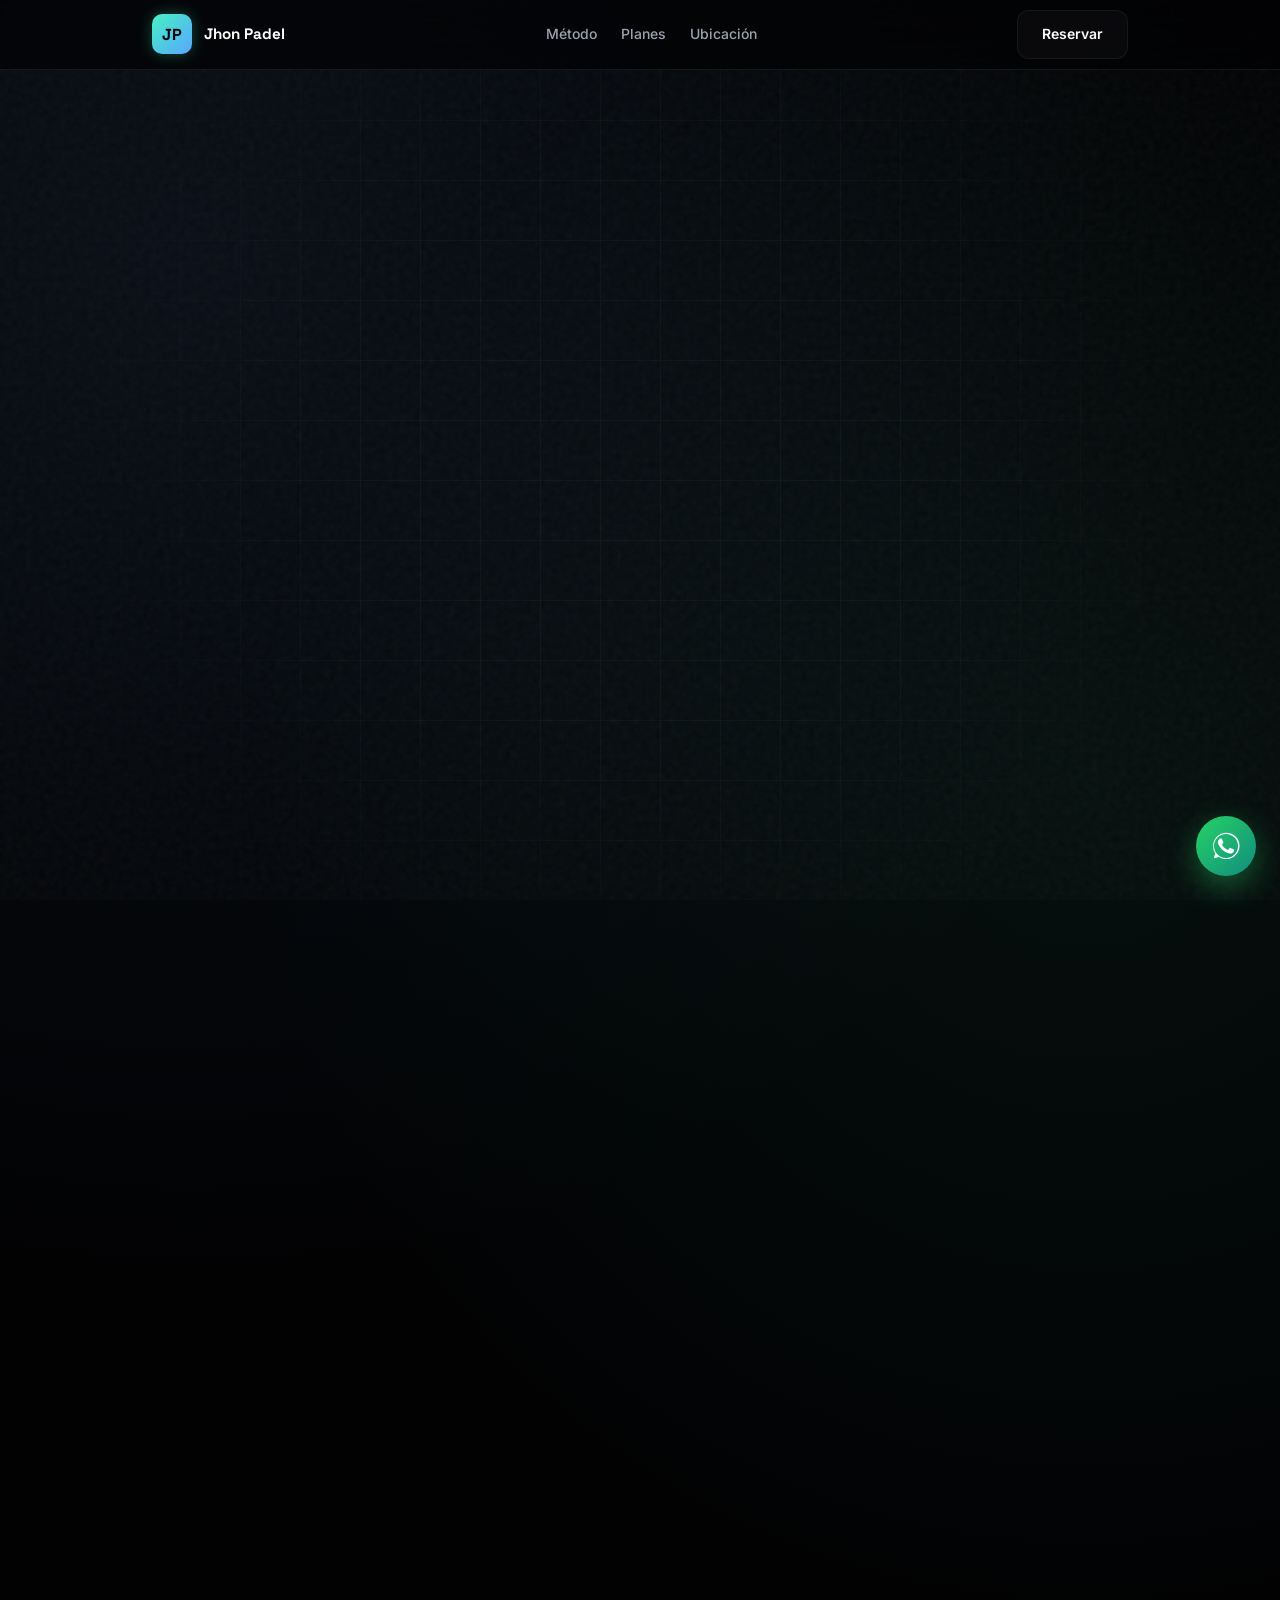
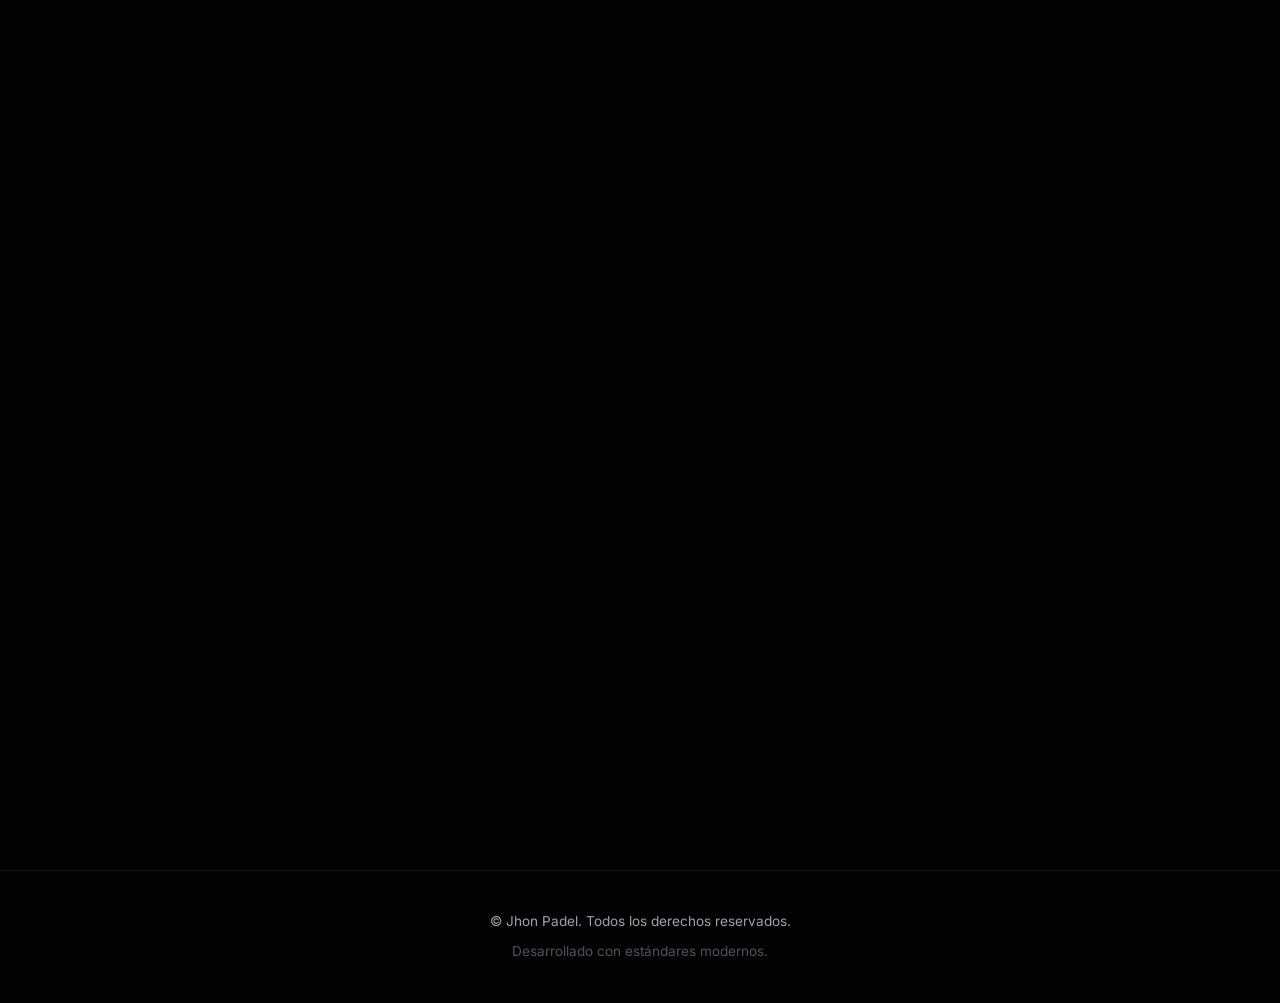
<file: idex.html>
<!doctype html>
<html lang="es-UY">
<head>
  <meta charset="utf-8" />
  <meta name="viewport" content="width=device-width, initial-scale=1, viewport-fit=cover" />
  <title>Jhon Padel — Entrenamiento de Alto Nivel</title>
  <meta name="description" content="Clases de pádel en Rivera. Técnica, táctica y preparación física. Entrenamiento personalizado para todos los niveles." />
  <meta name="theme-color" content="#050505" />

  <link rel="preconnect" href="https://fonts.googleapis.com">
  <link rel="preconnect" href="https://fonts.gstatic.com" crossorigin>
  <link href="https://fonts.googleapis.com/css2?family=Inter:wght@400;500;600&family=Space+Grotesk:wght@500;700&display=swap" rel="stylesheet">

  <style>
    /* --- VARIABLES & THEME --- */
    :root {
      /* Palette (Dark Tech) */
      --bg-depth: #020203;
      --bg-surface: #0a0a0c;
      --primary: #46F1C4;       /* Neon Mint */
      --primary-dim: rgba(70, 241, 196, 0.15);
      --secondary: #59A6FF;     /* Tech Blue */
      --accent: #FFB020;        /* Signal Orange */
      
      /* UI Colors */
      --text-main: #FFFFFF;
      --text-muted: #9CA3AF;
      --border-light: rgba(255, 255, 255, 0.08);
      --glass-bg: rgba(20, 20, 25, 0.4);
      --glass-border: rgba(255, 255, 255, 0.06);
      --glass-highlight: rgba(255, 255, 255, 0.1);

      /* Spacing & Layout */
      --container-width: 1024px;
      --header-height: 70px;
      --radius-sm: 12px;
      --radius-md: 20px;
      --radius-lg: 32px;
      
      /* Typography (Fluid) */
      --font-heading: 'Space Grotesk', sans-serif;
      --font-body: 'Inter', sans-serif;
      --text-xl: clamp(2.5rem, 5vw, 4rem);
      --text-lg: clamp(1.5rem, 3vw, 2rem);
      --text-base: clamp(0.95rem, 1vw, 1.05rem);
    }

    /* --- RESET & BASE --- */
    *, *::before, *::after { box-sizing: border-box; margin: 0; padding: 0; }
    
    html { scroll-behavior: smooth; -webkit-tap-highlight-color: transparent; }
    
    body {
      background-color: var(--bg-depth);
      color: var(--text-main);
      font-family: var(--font-body);
      font-size: var(--text-base);
      line-height: 1.6;
      overflow-x: hidden;
      min-height: 100vh;
      /* Background dinámico */
      background-image: 
        radial-gradient(circle at 15% 10%, rgba(89, 166, 255, 0.08), transparent 40%),
        radial-gradient(circle at 85% 30%, rgba(70, 241, 196, 0.06), transparent 40%);
    }

    a { text-decoration: none; color: inherit; transition: 0.2s ease; }
    ul { list-style: none; }
    img, svg { display: block; }
    button, input, textarea { font-family: inherit; }

    /* --- EFECTOS DE FONDO (Tech Grid + Noise) --- */
    .bg-grid {
      position: fixed; inset: 0; z-index: -1;
      background-image: linear-gradient(var(--border-light) 1px, transparent 1px),
                        linear-gradient(90deg, var(--border-light) 1px, transparent 1px);
      background-size: 60px 60px;
      mask-image: radial-gradient(circle at center, black 40%, transparent 85%);
      opacity: 0.4;
      pointer-events: none;
    }
    
    .bg-noise {
      position: fixed; inset: 0; z-index: -1;
      background: url("data:image/svg+xml,%3Csvg viewBox='0 0 200 200' xmlns='http://www.w3.org/2000/svg'%3E%3Cfilter id='noiseFilter'%3E%3CfeTurbulence type='fractalNoise' baseFrequency='0.65' numOctaves='3' stitchTiles='stitch'/%3E%3C/filter%3E%3Crect width='100%25' height='100%25' filter='url(%23noiseFilter)' opacity='0.07'/%3E%3C/svg%3E");
      opacity: 0.6;
      pointer-events: none;
    }

    /* --- LAYOUT --- */
    .container {
      width: 100%;
      max-width: var(--container-width);
      margin: 0 auto;
      padding: 0 24px;
    }

    /* --- HEADER (Glassmorphism) --- */
    .header {
      position: fixed; top: 0; left: 0; right: 0; z-index: 100;
      height: var(--header-height);
      display: flex; align-items: center;
      background: rgba(2, 2, 3, 0.7);
      backdrop-filter: blur(20px);
      -webkit-backdrop-filter: blur(20px);
      border-bottom: 1px solid var(--border-light);
    }
    
    .nav {
      display: flex; justify-content: space-between; align-items: center;
      width: 100%;
    }

    .brand {
      display: flex; align-items: center; gap: 12px;
      font-weight: 700; font-family: var(--font-heading);
    }
    
    .brand-logo {
      width: 40px; height: 40px;
      border-radius: 10px;
      background: linear-gradient(135deg, var(--primary), var(--secondary));
      color: #000;
      display: grid; place-items: center;
      font-size: 16px; font-weight: 800;
      box-shadow: 0 0 15px rgba(70, 241, 196, 0.3);
    }

    .menu { display: flex; gap: 24px; }
    .menu a {
      font-size: 14px; font-weight: 500; color: var(--text-muted);
    }
    .menu a:hover { color: var(--text-main); }

    /* Mobile Menu Hide */
    @media (max-width: 768px) {
      .menu { display: none; }
    }

    /* --- COMPONENTES UI --- */
    .btn {
      display: inline-flex; align-items: center; justify-content: center; gap: 8px;
      padding: 12px 24px;
      border-radius: var(--radius-sm);
      font-weight: 600; font-size: 14px;
      cursor: pointer; transition: all 0.25s cubic-bezier(0.2, 0.8, 0.2, 1);
      border: 1px solid transparent;
    }
    
    .btn:active { transform: scale(0.96); }

    .btn-primary {
      background: var(--primary);
      color: #05070A;
      box-shadow: 0 4px 20px rgba(70, 241, 196, 0.25);
    }
    .btn-primary:hover {
      background: #3BE2B5;
      box-shadow: 0 6px 25px rgba(70, 241, 196, 0.4);
    }

    .btn-glass {
      background: var(--glass-bg);
      border: 1px solid var(--glass-border);
      color: var(--text-main);
    }
    .btn-glass:hover {
      background: rgba(255, 255, 255, 0.08);
      border-color: var(--glass-highlight);
    }

    .badge {
      display: inline-flex; align-items: center; gap: 6px;
      padding: 6px 12px;
      border-radius: 100px;
      font-size: 12px; font-weight: 600;
      background: rgba(255, 255, 255, 0.05);
      border: 1px solid var(--border-light);
      color: var(--text-muted);
    }
    .badge-dot { width: 6px; height: 6px; border-radius: 50%; background: var(--primary); box-shadow: 0 0 8px var(--primary); }

    /* --- HERO SECTION --- */
    .hero {
      padding-top: calc(var(--header-height) + 60px);
      padding-bottom: 80px;
    }
    
    .hero-content {
      display: grid; grid-template-columns: 1.2fr 0.8fr; gap: 40px; align-items: center;
    }

    .hero-text h1 {
      font-family: var(--font-heading);
      font-size: var(--text-xl);
      line-height: 1.1;
      letter-spacing: -0.02em;
      margin-bottom: 24px;
      background: linear-gradient(to right, #fff 40%, rgba(255,255,255,0.5));
      -webkit-background-clip: text;
      -webkit-text-fill-color: transparent;
    }

    .hero-text p {
      color: var(--text-muted);
      font-size: 1.125rem;
      max-width: 500px;
      margin-bottom: 32px;
    }

    /* Tarjeta visual Tech */
    .hero-visual {
      position: relative;
      aspect-ratio: 4/3;
      background: linear-gradient(160deg, rgba(255,255,255,0.05), rgba(255,255,255,0.01));
      border-radius: var(--radius-md);
      border: 1px solid var(--glass-border);
      overflow: hidden;
      display: grid; place-items: center;
    }
    
    /* Efecto de luz animada en la tarjeta */
    .hero-visual::before {
      content: ''; position: absolute; width: 150%; height: 150%;
      background: conic-gradient(from 180deg, transparent 70%, var(--primary-dim));
      animation: spin 8s linear infinite;
      opacity: 0.6;
    }
    @keyframes spin { from { transform: rotate(0deg); } to { transform: rotate(360deg); } }
    
    .visual-inner {
      position: absolute; inset: 2px;
      background: var(--bg-surface);
      border-radius: 18px;
      display: flex; flex-direction: column; justify-content: center; align-items: center;
      text-align: center; padding: 20px;
    }

    /* --- SECTIONS & CARDS --- */
    section { padding: 80px 0; }
    
    .section-header { margin-bottom: 40px; }
    .section-header h2 { font-family: var(--font-heading); font-size: var(--text-lg); margin-bottom: 12px; }
    .section-header p { color: var(--text-muted); max-width: 600px; }

    .grid-cards {
      display: grid; grid-template-columns: repeat(auto-fit, minmax(300px, 1fr));
      gap: 20px;
    }

    .card {
      background: var(--glass-bg);
      border: 1px solid var(--glass-border);
      padding: 24px;
      border-radius: var(--radius-md);
      transition: 0.3s ease;
      position: relative; overflow: hidden;
    }
    
    .card:hover {
      transform: translateY(-4px);
      border-color: rgba(255,255,255,0.15);
      background: rgba(255,255,255,0.03);
    }

    .card h3 { font-family: var(--font-heading); margin-bottom: 8px; font-size: 1.25rem; }
    .card p { color: var(--text-muted); font-size: 0.95rem; }
    
    .icon-box {
      width: 48px; height: 48px;
      border-radius: 12px;
      background: rgba(255, 255, 255, 0.05);
      display: grid; place-items: center;
      margin-bottom: 16px;
      color: var(--primary);
    }

    /* --- PLANES --- */
    .price { font-size: 2.5rem; font-weight: 700; font-family: var(--font-heading); margin: 16px 0; }
    .price small { font-size: 1rem; color: var(--text-muted); font-weight: 400; }
    .features-list li {
      display: flex; align-items: start; gap: 10px;
      margin-bottom: 10px; color: var(--text-muted); font-size: 0.9rem;
    }
    .check-icon { color: var(--primary); }

    /* --- FORMULARIO TECH --- */
    .form-group { margin-bottom: 16px; }
    .form-input {
      width: 100%;
      background: rgba(0,0,0,0.3);
      border: 1px solid var(--border-light);
      padding: 14px;
      border-radius: var(--radius-sm);
      color: white;
      outline: none;
      transition: 0.2s;
    }
    .form-input:focus { border-color: var(--primary); background: rgba(0,0,0,0.5); }

    /* --- FOOTER --- */
    footer {
      border-top: 1px solid var(--border-light);
      padding: 40px 0;
      color: var(--text-muted); font-size: 0.85rem;
      text-align: center;
    }

    /* --- UTILS --- */
    .text-gradient {
      background: linear-gradient(90deg, var(--primary), var(--secondary));
      -webkit-background-clip: text;
      -webkit-text-fill-color: transparent;
    }
    
    .hidden-mobile { display: block; }

    /* --- RESPONSIVE MOBILE (La clave) --- */
    @media (max-width: 900px) {
      .hero-content { grid-template-columns: 1fr; text-align: center; }
      .hero-text { display: flex; flex-direction: column; align-items: center; }
      .hidden-mobile { display: none; }
      .hero-visual { display: none; } /* Ocultamos visual pesado en móvil */
    }

    @media (max-width: 600px) {
      :root { --container-width: 100%; }
      .container { padding: 0 20px; }
      .grid-cards { grid-template-columns: 1fr; }
      .btn { width: 100%; } /* Botones full width en móvil */
      .nav-right { display: none; } /* Simplificar header en móvil */
      .brand-logo { width: 32px; height: 32px; font-size: 13px; }
    }

    /* --- ANIMACIONES DE ENTRADA --- */
    .reveal { opacity: 0; transform: translateY(20px); transition: 0.8s cubic-bezier(0.2, 0.8, 0.2, 1); }
    .reveal.active { opacity: 1; transform: translateY(0); }

    /* --- WHATSAPP FLOTANTE --- */
    .wa-float {
      position: fixed; bottom: 24px; right: 24px; z-index: 200;
      width: 60px; height: 60px;
      background: linear-gradient(135deg, #25D366, #128C7E);
      border-radius: 50%;
      display: grid; place-items: center;
      box-shadow: 0 10px 30px rgba(37, 211, 102, 0.4);
      transition: transform 0.3s cubic-bezier(0.34, 1.56, 0.64, 1);
    }
    .wa-float:hover { transform: scale(1.1) rotate(5deg); }
    .wa-float svg { width: 32px; height: 32px; fill: white; }

  </style>
</head>

<body>
  <div class="bg-grid"></div>
  <div class="bg-noise"></div>

  <script>
    window.SITE = {
      name: "Jhon Padel",
      phone: "59891234567", // CAMBIAR AQUÍ
      location: "Q3 Padel — Rivera"
    };
  </script>

  <header class="header">
    <div class="container">
      <div class="nav">
        <a href="#" class="brand">
          <div class="brand-logo">JP</div>
          <span>Jhon Padel</span>
        </a>
        <nav class="menu">
          <a href="#metodo">Método</a>
          <a href="#planes">Planes</a>
          <a href="#ubicacion">Ubicación</a>
        </nav>
        <div class="nav-right">
          <a href="#" class="btn btn-glass btn-sm action-wa">Reservar</a>
        </div>
      </div>
    </div>
  </header>

  <main>
    <section class="hero">
      <div class="container">
        <div class="hero-content">
          <div class="hero-text reveal">
            <div style="margin-bottom: 20px; display: flex; gap: 8px; flex-wrap: wrap; justify-content: center;">
              <span class="badge"><span class="badge-dot"></span>Alto Rendimiento</span>
              <span class="badge">Rivera, UY</span>
            </div>
            
            <h1>Eleva tu nivel de juego <br><span class="text-gradient">Técnica & Táctica</span></h1>
            <p>Entrenamiento profesional de pádel. Diagnóstico preciso, corrección por video y planes medibles para jugadores que quieren progresar de verdad.</p>
            
            <div style="display: flex; gap: 12px; flex-wrap: wrap; width: 100%; justify-content: center;">
              <a href="#" class="btn btn-primary action-wa">
                <span>Reservar Clase</span>
                <svg width="18" height="18" viewBox="0 0 24 24" fill="none" stroke="currentColor" stroke-width="2"><path d="M5 12h14M12 5l7 7-7 7"/></svg>
              </a>
              <a href="#planes" class="btn btn-glass">Ver Planes</a>
            </div>
          </div>

          <div class="hero-visual reveal">
            <div class="visual-inner">
              <div class="icon-box" style="width: 64px; height: 64px; border-radius: 50%; background: var(--primary); color: #000;">
                <svg width="32" height="32" viewBox="0 0 24 24" fill="none" stroke="currentColor" stroke-width="2"><path d="M12 2v20M2 12h20"/></svg>
              </div>
              <h3 style="margin: 10px 0;">Análisis Video</h3>
              <p style="font-size: 0.9rem; color: var(--text-muted);">Corrección biomecánica en tiempo real.</p>
            </div>
          </div>
        </div>
      </div>
    </section>

    <section id="metodo">
      <div class="container">
        <div class="section-header reveal">
          <h2>Método de Entrenamiento</h2>
          <p>Un sistema simple basado en diagnóstico, repetición y situaciones reales de partido.</p>
        </div>

        <div class="grid-cards">
          <div class="card reveal">
            <div class="icon-box">
              <svg width="24" height="24" viewBox="0 0 24 24" fill="none" stroke="currentColor" stroke-width="2"><circle cx="12" cy="12" r="10"/><path d="M12 6v6l4 2"/></svg>
            </div>
            <h3>Diagnóstico</h3>
            <p>Evaluación inicial de nivel. Identificamos los 2 o 3 errores clave que frenan tu progreso.</p>
          </div>
          <div class="card reveal">
            <div class="icon-box">
              <svg width="24" height="24" viewBox="0 0 24 24" fill="none" stroke="currentColor" stroke-width="2"><path d="M2 12h20M12 2v20"/></svg>
            </div>
            <h3>Técnica</h3>
            <p>Limpieza de golpes. Bandeja, volea y salida de pared con biomecánica eficiente.</p>
          </div>
          <div class="card reveal">
            <div class="icon-box">
              <svg width="24" height="24" viewBox="0 0 24 24" fill="none" stroke="currentColor" stroke-width="2"><rect x="2" y="3" width="20" height="14" rx="2" ry="2"/><line x1="8" y1="21" x2="16" y2="21"/><line x1="12" y1="17" x2="12" y2="21"/></svg>
            </div>
            <h3>Videoanálisis</h3>
            <p>Visualizá tus errores al instante. Grabación en cámara lenta para correcciones finas.</p>
          </div>
        </div>
      </div>
    </section>

    <section id="planes">
      <div class="container">
        <div class="section-header reveal">
          <h2>Planes Disponibles</h2>
          <p>Formatos adaptados a tu necesidad. Desde corrección individual hasta táctica en pareja.</p>
        </div>

        <div class="grid-cards">
          <article class="card reveal" style="border-top: 2px solid var(--primary);">
            <span class="badge" style="background: var(--primary-dim); color: var(--primary); border:none;">Más Popular</span>
            <h3>Individual</h3>
            <p>Foco 100% en tu juego.</p>
            <div class="price">Consultar</div>
            <ul class="features-list">
              <li><span class="check-icon">✓</span> Diagnóstico personalizado</li>
              <li><span class="check-icon">✓</span> Cubo de bolas intensivo</li>
              <li><span class="check-icon">✓</span> Corrección técnica profunda</li>
            </ul>
            <a href="#" class="btn btn-primary action-wa" data-msg="Hola, me interesa el plan Individual." style="width:100%; margin-top: 20px;">Elegir Individual</a>
          </article>

          <article class="card reveal">
            <h3>Parejas (Dúo)</h3>
            <p>Mejora la química y la táctica.</p>
            <div class="price">Consultar</div>
            <ul class="features-list">
              <li><span class="check-icon">✓</span> Táctica de posicionamiento</li>
              <li><span class="check-icon">✓</span> Comunicación en pista</li>
              <li><span class="check-icon">✓</span> Situaciones de partido real</li>
            </ul>
            <a href="#" class="btn btn-glass action-wa" data-msg="Hola, me interesa el plan en Parejas." style="width:100%; margin-top: 20px;">Elegir Parejas</a>
          </article>

          <article class="card reveal">
            <h3>Grupal / Clínica</h3>
            <p>Dinámico y competitivo.</p>
            <div class="price">Consultar</div>
            <ul class="features-list">
              <li><span class="check-icon">✓</span> Ejercicios de control</li>
              <li><span class="check-icon">✓</span> Rey de pista y juegos</li>
              <li><span class="check-icon">✓</span> Ideal para grupos de amigos</li>
            </ul>
            <a href="#" class="btn btn-glass action-wa" data-msg="Hola, me interesa armar un grupo." style="width:100%; margin-top: 20px;">Armar Grupo</a>
          </article>
        </div>
      </div>
    </section>

    <section id="ubicacion">
      <div class="container">
        <div class="grid-cards" style="grid-template-columns: 1fr 1fr; align-items: start;">
          <div class="card reveal">
            <h3>Dónde Entrenamos</h3>
            <p style="margin-bottom: 20px;">Q3 Padel — Rivera. Canchas de primera calidad.</p>
            <div style="background: #222; border-radius: 12px; overflow: hidden; height: 250px; position: relative;">
               <iframe style="width:100%; height:100%; border:0; opacity: 0.7;" loading="lazy" src="https://www.google.com/maps/embed?pb=!1m18!1m12!1m3!1d3472.96987!2d-55.5!3d-30.9!2m3!1f0!2f0!3f0!3m2!1i1024!2i768!4f13.1!3m3!1m2!1s0x0%3A0x0!2zMzDCsDU0JzAwLjAiUyA1NcKwMzAnMDAuMCJX!5e0!3m2!1ses!2suy!4v1600000000000"></iframe>
            </div>
          </div>

          <div class="card reveal">
            <h3>Contacto Rápido</h3>
            <p style="margin-bottom: 20px;">Escribime directo a WhatsApp completando esto.</p>
            
            <form id="waForm">
              <div class="form-group">
                <input type="text" id="f_nombre" class="form-input" placeholder="Tu Nombre" required>
              </div>
              <div class="form-group">
                <select id="f_nivel" class="form-input" style="appearance: none;">
                  <option value="" disabled selected>Tu Nivel Aproximado</option>
                  <option value="Principiante">Principiante (Nunca jugué)</option>
                  <option value="Intermedio">Intermedio (Ya juego partidos)</option>
                  <option value="Avanzado">Avanzado (Compito)</option>
                </select>
              </div>
              <button type="submit" class="btn btn-primary" style="width: 100%;">
                Enviar a WhatsApp
                <svg width="18" height="18" viewBox="0 0 24 24" fill="none" stroke="currentColor" stroke-width="2"><path d="M22 2L11 13"/><path d="M22 2l-7 20-4-9-9-4 20-7z"/></svg>
              </button>
            </form>
          </div>
        </div>
      </div>
    </section>
  </main>

  <footer>
    <div class="container">
      <p>&copy; <span id="year"></span> Jhon Padel. Todos los derechos reservados.</p>
      <p style="opacity: 0.5; margin-top: 8px;">Desarrollado con estándares modernos.</p>
    </div>
  </footer>

  <a href="#" class="wa-float action-wa" aria-label="Chat en WhatsApp">
    <svg viewBox="0 0 24 24"><path d="M17.472 14.382c-.297-.149-1.758-.867-2.03-.967-.273-.099-.471-.148-.67.15-.197.297-.767.966-.94 1.164-.173.199-.347.223-.644.075-.297-.15-1.255-.463-2.39-1.475-.883-.788-1.48-1.761-1.653-2.059-.173-.297-.018-.458.13-.606.134-.133.298-.347.446-.52.149-.174.198-.298.298-.497.099-.198.05-.371-.025-.52-.075-.149-.669-1.612-.916-2.207-.242-.579-.487-.5-.669-.51-.173-.008-.371-.01-.57-.01-.198 0-.52.074-.792.372-.272.297-1.04 1.016-1.04 2.479 0 1.462 1.065 2.875 1.213 3.074.149.198 2.096 3.2 5.077 4.487.709.306 1.262.489 1.694.625.712.227 1.36.195 1.871.118.571-.085 1.758-.719 2.006-1.413.248-.694.248-1.289.173-1.413-.074-.124-.272-.198-.57-.347m-5.421 7.403h-.004a9.87 9.87 0 01-5.031-1.378l-.361-.214-3.741.982.998-3.648-.235-.374a9.86 9.86 0 01-1.304-5.235c0-5.443 4.431-9.87 9.883-9.87 2.64 0 5.122 1.03 6.988 2.898a9.825 9.825 0 012.893 6.994c-.003 5.444-4.432 9.87-9.886 9.87M12 21a9 9 0 1 0 0-18 9 9 0 0 0 0 18z"/></svg>
  </a>

  <script>
    // Año automático
    document.getElementById('year').textContent = new Date().getFullYear();

    // Animaciones al hacer scroll (Intersection Observer)
    const observer = new IntersectionObserver((entries) => {
      entries.forEach(entry => {
        if (entry.isIntersecting) {
          entry.target.classList.add('active');
        }
      });
    }, { threshold: 0.1 });

    document.querySelectorAll('.reveal').forEach(el => observer.observe(el));

    // Lógica de WhatsApp
    const waBaseUrl = `https://wa.me/${window.SITE.phone}?text=`;

    function openWa(msg) {
      window.open(waBaseUrl + encodeURIComponent(msg), '_blank');
    }

    // Click en botones generales
    document.querySelectorAll('.action-wa').forEach(btn => {
      btn.addEventListener('click', (e) => {
        e.preventDefault();
        const customMsg = btn.getAttribute('data-msg');
        const defaultMsg = `Hola Jhon Padel. Quisiera consultar por clases en ${window.SITE.location}.`;
        openWa(customMsg || defaultMsg);
      });
    });

    // Envío del formulario
    document.getElementById('waForm').addEventListener('submit', (e) => {
      e.preventDefault();
      const nombre = document.getElementById('f_nombre').value;
      const nivel = document.getElementById('f_nivel').value;
      
      const msg = `Hola Jhon! Soy ${nombre}. Mi nivel es ${nivel}. Me gustaría coordinar una clase.`;
      openWa(msg);
    });
  </script>
</body>
</html>
</file>
<file: styles.css>
:root {
  --ink: #030711;
  --ink-2: #07101d;
  --ink-3: #0b1727;
  --paper: #f4f7fa;
  --muted: #94a3b7;
  --muted-2: #66758b;
  --line: rgba(210, 230, 255, .14);
  --line-strong: rgba(210, 230, 255, .28);
  --brand-yellow: #e6bd32;
  --yellow: #eefbff;
  --acid: #bdefff;
  --cyan: #47c9ff;
  --blue: #2f6bff;
  --pink: #72a9ff;
  --green: #28e981;
  --display: "Bebas Neue", Impact, sans-serif;
  --body: "Manrope", system-ui, sans-serif;
  --mono: "Space Mono", ui-monospace, monospace;
  --shell: min(1240px, calc(100% - 32px));
  --header-h: 72px;
  --mouse-x: 50vw;
  --mouse-y: 35vh;
}

*, *::before, *::after { box-sizing: border-box; }
html { overflow-x: hidden; scroll-behavior: smooth; background: var(--ink); }
body { margin: 0; min-width: 320px; overflow-x: hidden; color: var(--paper); background: var(--ink); font-family: var(--body); font-size: 16px; line-height: 1.5; -webkit-font-smoothing: antialiased; }
body.booting { overflow: hidden; }
img { display: block; max-width: 100%; height: auto; }
a { color: inherit; text-decoration: none; }
button, input, select, textarea { font: inherit; }
button, a { -webkit-tap-highlight-color: transparent; }
button { color: inherit; }
:focus-visible { outline: 2px solid var(--cyan); outline-offset: 4px; }
::selection { color: #07101d; background: var(--yellow); }
.shell { width: var(--shell); margin-inline: auto; }
.skip-link { position: fixed; z-index: 10000; top: 10px; left: 10px; padding: 12px 16px; color: var(--ink); background: var(--yellow); font-weight: 800; transform: translateY(-160%); transition: transform .2s; }
.skip-link:focus { transform: none; }

/* Intro */
.boot-screen { position: fixed; z-index: 9999; inset: 0; display: grid; place-items: center; overflow: hidden; background: #02050b; transition: opacity .65s cubic-bezier(.76,0,.24,1), visibility .65s; }
.boot-screen::before { content: ""; position: absolute; inset: -30%; background: conic-gradient(from 210deg at 50% 50%, transparent 0 32%, rgba(71,201,255,.12) 40%, transparent 47% 63%, rgba(66,108,255,.1) 69%, transparent 76%); animation: boot-spin 9s linear infinite; }
.boot-grid { position: absolute; inset: 0; opacity: .24; background-image: linear-gradient(rgba(92,150,210,.12) 1px, transparent 1px), linear-gradient(90deg, rgba(92,150,210,.12) 1px, transparent 1px); background-size: 42px 42px; mask-image: radial-gradient(circle at center, #000 0, transparent 72%); }
.boot-aura { position: absolute; width: 50vw; height: 50vw; border-radius: 50%; filter: blur(90px); opacity: .22; }
.boot-aura-a { top: -24vw; left: -18vw; background: var(--blue); animation: boot-float 3s ease-in-out infinite alternate; }
.boot-aura-b { right: -20vw; bottom: -28vw; background: var(--yellow); animation: boot-float 3s ease-in-out -.9s infinite alternate-reverse; }
.boot-inner { position: relative; width: min(78vw, 270px); text-align: center; }
.boot-code { position: absolute; top: -34px; left: 50%; color: rgba(200,226,255,.42); font: 400 7px/1 var(--mono); letter-spacing: .22em; white-space: nowrap; transform: translateX(-50%); }
.brand-lockup { display: inline-flex; align-items: center; gap: 10px; }
.brand-lockup > img { width: 54px; height: 61px; object-fit: contain; }
.brand-lockup > div { display: flex; flex-direction: column; align-items: stretch; text-align: left; }
.brand-lockup strong { color: #f5f8fc; font: 800 28px/.72 var(--body); letter-spacing: -.055em; }
.brand-lockup i { width: 100%; height: 2px; margin-top: 7px; background: var(--brand-yellow); transform: skewX(-25deg); }
.brand-lockup small { margin-top: 5px; color: var(--brand-yellow); font: 700 7px/1 var(--mono); letter-spacing: .28em; }
.boot-lockup { justify-content: center; gap: 12px; filter: drop-shadow(0 0 18px rgba(71,201,255,.12)); animation: logo-enter .48s .04s cubic-bezier(.16,1,.3,1) both; }
.boot-lockup > img { width: 64px; height: 72px; }
.boot-lockup strong { font-size: 34px; }
.boot-lockup small { font-size: 8px; }
.boot-kicker { margin: 30px 0 15px; color: rgba(229,240,255,.58); font: 400 7px/1 var(--mono); letter-spacing: .14em; text-transform: uppercase; }
.boot-progress { width: 72%; height: 2px; margin: auto; overflow: hidden; background: rgba(255,255,255,.13); }
.boot-progress span { display: block; width: 100%; height: 100%; transform-origin: left; background: linear-gradient(90deg, var(--yellow), var(--cyan)); box-shadow: 0 0 16px var(--cyan); animation: load-bar 2.3s .18s cubic-bezier(.65,0,.2,1) both; }
.boot-data { display: flex; justify-content: space-between; width: 100%; margin: 13px auto 0; color: rgba(229,240,255,.28); font: 400 6px/1 var(--mono); letter-spacing: .08em; }
body.boot-complete .boot-screen { opacity: 0; visibility: hidden; pointer-events: none; }

/* Global tech layers */
.site-light { position: fixed; z-index: 1; inset: 0; pointer-events: none; opacity: .45; background: radial-gradient(520px circle at var(--mouse-x) var(--mouse-y), rgba(0,232,255,.055), transparent 64%); }
.page-progress { position: fixed; z-index: 120; top: 0; left: 0; width: 100%; height: 2px; background: rgba(255,255,255,.04); }
.page-progress span { display: block; width: 100%; height: 100%; transform: scaleX(0); transform-origin: left; background: linear-gradient(90deg, var(--yellow), var(--pink), var(--cyan)); box-shadow: 0 0 12px var(--cyan); }

/* Header */
.tech-header { position: fixed; z-index: 100; top: 0; left: 0; width: 100%; height: var(--header-h); border-bottom: 1px solid rgba(205,226,255,.13); background: linear-gradient(180deg, rgba(3,7,17,.94), rgba(3,7,17,.68)); backdrop-filter: blur(18px) saturate(130%); }
.tech-header::after { content: ""; position: absolute; bottom: -1px; left: 0; width: 18vw; height: 1px; background: linear-gradient(90deg, transparent, var(--yellow), var(--cyan), transparent); animation: header-scan 5s linear infinite; }
.tech-header.is-scrolled { background: rgba(3,7,17,.94); box-shadow: 0 10px 35px rgba(0,0,0,.22); }
.tech-header-inner { width: calc(100% - 24px); height: 100%; margin: auto; display: flex; align-items: center; justify-content: space-between; gap: 10px; }
.tech-brand.brand-lockup { min-width: 0; gap: 7px; }
.tech-brand.brand-lockup > img { width: 34px; height: 38px; filter: drop-shadow(0 0 8px rgba(230,189,50,.14)); }
.tech-brand.brand-lockup strong { font-size: 16px; }
.tech-brand.brand-lockup i { height: 1px; margin-top: 4px; }
.tech-brand.brand-lockup small { margin-top: 3px; font-size: 5px; letter-spacing: .22em; }
.tech-nav { display: none; }
.tech-controls { display: flex; align-items: center; gap: 7px; }
.lang-switch { display: flex; align-items: center; padding: 3px; border: 1px solid var(--line); border-radius: 999px; background: rgba(7,16,29,.7); }
.lang { min-width: 36px; height: 31px; padding: 0 7px; border: 0; border-radius: 999px; color: rgba(240,248,255,.55); background: transparent; font: 700 9px/1 var(--mono); cursor: pointer; }
.lang span { display: none; }
.lang[aria-pressed="true"] { color: var(--ink); background: var(--yellow); box-shadow: 0 0 16px rgba(71,201,255,.16); }
.tech-book { display: inline-flex; height: 39px; align-items: center; gap: 7px; padding: 0 12px; color: var(--ink); background: var(--yellow); font-size: 10px; font-weight: 800; text-transform: uppercase; letter-spacing: .04em; clip-path: polygon(0 0, calc(100% - 9px) 0, 100% 9px, 100% 100%, 9px 100%, 0 calc(100% - 9px)); }
.tech-book b { font-size: 14px; transition: transform .25s; }
.tech-book:hover b { transform: translate(3px,-3px); }

/* Hero */
.hero { position: relative; min-height: max(780px, 100svh); display: flex; align-items: flex-end; overflow: hidden; isolation: isolate; padding: calc(var(--header-h) + 62px) 0 138px; background: #020711; }
.hero-bg, .hero-bg picture, .hero-bg img, .hero-shade, .hero-tech-grid, .scan-beam, .aurora { position: absolute; inset: 0; }
.hero-bg { z-index: -5; }
.hero-bg picture { display: block; }
.hero-bg img { width: 100%; height: 100%; object-fit: cover; object-position: 52% center; filter: saturate(.92) contrast(1.09) brightness(.69); transform: scale(1.035); animation: hero-breathe 13s ease-in-out infinite alternate; }
.hero-shade { z-index: -4; background: linear-gradient(180deg, rgba(2,6,15,.34) 0%, rgba(2,6,15,.24) 26%, rgba(2,6,15,.78) 68%, #030711 100%), linear-gradient(90deg, rgba(3,7,17,.85) 0%, rgba(3,7,17,.18) 55%, rgba(3,7,17,.44) 100%); }
.aurora { z-index: -3; overflow: hidden; mix-blend-mode: screen; }
.aurora span { position: absolute; display: block; border-radius: 50%; filter: blur(64px); opacity: .23; }
.aurora span:nth-child(1) { width: 68vw; height: 24vw; top: 5%; left: -30%; background: linear-gradient(90deg, var(--blue), var(--cyan)); animation: aurora-a 10s ease-in-out infinite alternate; }
.aurora span:nth-child(2) { width: 54vw; height: 22vw; right: -24%; bottom: 20%; background: linear-gradient(90deg, var(--pink), var(--yellow)); animation: aurora-b 8s ease-in-out infinite alternate; }
.aurora span:nth-child(3) { width: 30vw; height: 30vw; left: 36%; bottom: -25%; background: var(--cyan); animation: aurora-c 9s ease-in-out infinite alternate; }
.scan-beam { z-index: -2; width: 34%; left: -50%; right: auto; opacity: .65; transform: skewX(-17deg); background: linear-gradient(90deg, transparent, rgba(255,255,255,.02), rgba(0,232,255,.11), rgba(255,255,255,.04), transparent); filter: blur(1px); animation: scan 8s 1s ease-in-out infinite; }
.hero-tech-grid { z-index: -1; top: 53%; transform: perspective(500px) rotateX(64deg) scale(1.6); transform-origin: center bottom; opacity: .26; background-image: linear-gradient(rgba(0,232,255,.18) 1px, transparent 1px), linear-gradient(90deg, rgba(0,232,255,.18) 1px, transparent 1px); background-size: 42px 42px; mask-image: linear-gradient(to bottom, transparent, #000 18%, #000 72%, transparent); animation: grid-run 7s linear infinite; }
.hero-corners { position: absolute; z-index: 2; inset: calc(var(--header-h) + 18px) 16px 80px; pointer-events: none; }
.hero-corners i { position: absolute; width: 26px; height: 26px; opacity: .6; }
.hero-corners i:nth-child(1) { top: 0; left: 0; border-top: 1px solid var(--yellow); border-left: 1px solid var(--yellow); }
.hero-corners i:nth-child(2) { top: 0; right: 0; border-top: 1px solid var(--cyan); border-right: 1px solid var(--cyan); }
.hero-corners i:nth-child(3) { bottom: 0; left: 0; border-bottom: 1px solid var(--cyan); border-left: 1px solid var(--cyan); }
.hero-corners i:nth-child(4) { right: 0; bottom: 0; border-right: 1px solid var(--yellow); border-bottom: 1px solid var(--yellow); }
.hero-content { position: relative; z-index: 5; }
.hero-status { display: flex; align-items: center; gap: 7px; margin: 0 0 24px; color: rgba(232,243,255,.7); font: 400 8px/1.4 var(--mono); letter-spacing: .08em; text-transform: uppercase; }
.hero-status > span { width: 7px; height: 7px; border-radius: 50%; background: var(--green); box-shadow: 0 0 0 5px rgba(40,233,129,.09), 0 0 14px var(--green); animation: status-pulse 1.7s ease-in-out infinite; }
.hero-status b { color: var(--paper); font-weight: 700; }
.hero-status em { display: none; font-style: normal; }
.hero h1 { max-width: 880px; margin: 0; font-family: var(--display); font-size: clamp(76px, 23.5vw, 126px); font-weight: 400; line-height: .74; letter-spacing: -.025em; text-transform: uppercase; }
.hero h1 > span { display: block; }
.gradient-word { width: max-content; max-width: 100%; padding-right: .05em; color: transparent; background: linear-gradient(105deg, #f7fbff 0%, #a8eaff 32%, #4e9dff 66%, #d9f7ff 100%); background-size: 200% 100%; -webkit-background-clip: text; background-clip: text; filter: drop-shadow(0 0 26px rgba(71,201,255,.14)); animation: title-spectrum 8s ease-in-out infinite alternate; }
.hero-copy { max-width: 610px; margin-top: 28px; }
.hero-copy > p { margin: 0; color: rgba(232,241,251,.79); font-size: clamp(14px, 4vw, 17px); line-height: 1.65; text-shadow: 0 2px 16px rgba(0,0,0,.65); }
.hero-actions { display: grid; gap: 10px; margin-top: 26px; }
.button { position: relative; display: inline-flex; min-height: 54px; justify-content: space-between; align-items: center; gap: 20px; padding: 0 20px; border: 1px solid transparent; font-size: 11px; font-weight: 800; letter-spacing: .06em; text-transform: uppercase; overflow: hidden; transition: transform .25s, box-shadow .25s, color .25s, border-color .25s; clip-path: polygon(0 0, calc(100% - 13px) 0, 100% 13px, 100% 100%, 13px 100%, 0 calc(100% - 13px)); }
.button::before { content: ""; position: absolute; inset: 0; transform: translateX(-105%); background: linear-gradient(100deg, transparent, rgba(255,255,255,.45), transparent); transition: transform .55s; }
.button:hover::before { transform: translateX(105%); }
.button:hover { transform: translateY(-3px); }
.button b { position: relative; font-size: 17px; }
.button-primary { color: #06101b; background: linear-gradient(110deg, #f3fbff, #a9e9ff 58%, var(--cyan)); box-shadow: 0 0 0 1px rgba(104,207,255,.16), 0 12px 35px rgba(34,139,198,.14); }
.button-primary:hover { box-shadow: 0 0 26px rgba(71,201,255,.22), 0 18px 45px rgba(47,107,255,.1); }
.button-ghost { color: var(--paper); border-color: var(--line-strong); background: rgba(5,12,22,.58); backdrop-filter: blur(10px); }
.button-ghost:hover { border-color: rgba(0,232,255,.65); color: var(--cyan); }
.hero-metrics { display: grid; grid-template-columns: repeat(3, 1fr); margin-top: 34px; border-top: 1px solid var(--line-strong); border-bottom: 1px solid var(--line); background: rgba(3,7,17,.35); backdrop-filter: blur(8px); }
.hero-metrics div { min-width: 0; padding: 14px 8px 13px; border-right: 1px solid var(--line); }
.hero-metrics div:last-child { border-right: 0; }
.hero-metrics strong { display: block; font: 400 30px/.85 var(--display); letter-spacing: .02em; }
.hero-metrics sup { color: var(--yellow); font-size: 13px; }
.hero-metrics span { display: block; margin-top: 7px; color: rgba(223,236,249,.5); font: 400 7px/1.2 var(--mono); letter-spacing: .08em; text-transform: uppercase; }
.hero-side-code { display: none; }
.hero-scroll { position: absolute; z-index: 7; bottom: 90px; left: 50%; display: flex; align-items: center; gap: 12px; color: rgba(234,243,252,.5); font: 400 7px/1 var(--mono); letter-spacing: .1em; text-transform: uppercase; transform: translateX(-50%); }
.hero-scroll i { display: block; width: 30px; height: 1px; overflow: hidden; background: rgba(255,255,255,.2); }
.hero-scroll i::after { content: ""; display: block; width: 12px; height: 1px; background: var(--cyan); animation: scroll-line 1.8s linear infinite; }

/* Moving signal */
.signal-strip { position: relative; z-index: 4; height: 39px; overflow: hidden; color: rgba(234,247,255,.82); background: linear-gradient(90deg, #071728, #0d3f6b 48%, #08253d); border-block: 1px solid rgba(119,211,255,.2); font: 700 10px/38px var(--mono); letter-spacing: .06em; white-space: nowrap; transform: rotate(-.45deg) scale(1.01); transform-origin: center; }
.signal-track { display: flex; width: max-content; animation: ticker 26s linear infinite; }
.signal-track span { padding-right: 28px; }
.signal-track i { margin: 0 14px; font-style: normal; }

/* Shared sections */
.section { position: relative; overflow: hidden; padding: 94px 0; isolation: isolate; }
.section-index { margin: 0 0 24px; color: rgba(211,229,247,.43); font: 400 8px/1 var(--mono); letter-spacing: .13em; text-transform: uppercase; }
.section-index b { font-weight: 400; }
.section-index span { color: var(--yellow); }
.section-head { display: grid; gap: 16px; margin-bottom: 44px; }
.section-head h2, .process-heading h2, .coach-name h2, .location-copy h2, .booking-intro h2, .faq-heading h2, .final-inner h2 { margin: 0; font: 400 clamp(58px, 17vw, 96px)/.82 var(--display); letter-spacing: -.02em; text-transform: uppercase; }
.section-head h2 em, .coach-name h2 em, .location-copy h2 em, .booking-intro h2 em, .faq-heading h2 em, .final-inner h2 em { color: transparent; background: linear-gradient(110deg, #f5fbff, #9ce5ff 46%, #4e90ff 100%); -webkit-background-clip: text; background-clip: text; font-style: normal; }
.section-head div > p, .process-heading > p:last-child, .faq-heading > p:last-child { max-width: 590px; margin: 24px 0 0; color: var(--muted); font-size: 14px; line-height: 1.75; }
.reveal { opacity: 1; transform: none; }
.js .reveal { opacity: 0; transform: translateY(28px); transition: opacity .75s ease, transform .75s cubic-bezier(.2,.75,.25,1); }
.js .reveal.is-visible { opacity: 1; transform: none; }

/* Method lab */
.method-section { padding-top: 120px; background: radial-gradient(circle at 95% 25%, rgba(36,102,255,.12), transparent 32%), linear-gradient(180deg, #030711, #06101c 55%, #030711); }
.method-section::before { content: ""; position: absolute; inset: 0; z-index: -1; opacity: .23; background-image: linear-gradient(rgba(123,171,218,.08) 1px, transparent 1px), linear-gradient(90deg, rgba(123,171,218,.08) 1px, transparent 1px); background-size: 64px 64px; mask-image: linear-gradient(to bottom, #000, transparent 76%); }
.section-orbit { position: absolute; z-index: -1; border: 1px solid rgba(0,232,255,.1); border-radius: 50%; }
.orbit-one { width: 440px; height: 440px; top: 5%; right: -300px; box-shadow: inset 0 0 90px rgba(36,102,255,.05); animation: orbit 16s linear infinite; }
.orbit-two { width: 230px; height: 230px; top: 14%; right: -125px; border-color: rgba(71,201,255,.12); animation: orbit 10s linear infinite reverse; }
.method-stage { display: grid; border: 1px solid var(--line); background: rgba(5,12,22,.7); box-shadow: 0 35px 100px rgba(0,0,0,.3); }
.method-visual { position: relative; min-height: 410px; overflow: hidden; }
.method-visual img { width: 100%; height: 100%; object-fit: cover; filter: saturate(.94) contrast(1.13) brightness(.63); }
.visual-overlay { position: absolute; inset: 0; background: linear-gradient(180deg, rgba(3,7,17,.04), rgba(3,7,17,.78)), linear-gradient(90deg, rgba(0,232,255,.08), transparent 40%); }
.visual-overlay::after { content: ""; position: absolute; inset: 0; opacity: .26; background: repeating-linear-gradient(0deg, transparent 0 3px, rgba(0,0,0,.28) 4px); }
.visual-hud { position: absolute; inset: auto 16px 16px; display: flex; justify-content: space-between; gap: 12px; color: rgba(230,242,255,.6); font: 400 7px/1.2 var(--mono); letter-spacing: .08em; }
.visual-hud b { color: var(--cyan); font-weight: 400; }
.court-target { position: absolute; width: 42px; height: 42px; border: 1px solid rgba(140,225,255,.65); border-radius: 50%; animation: target-pulse 2.2s ease-out infinite; }
.court-target span { position: absolute; top: 50%; left: 50%; width: 5px; height: 5px; border-radius: 50%; background: var(--yellow); box-shadow: 0 0 12px var(--yellow); transform: translate(-50%,-50%); }
.target-a { top: 25%; left: 23%; }.target-b { top: 56%; right: 23%; animation-delay: -.7s; }.target-c { right: 43%; bottom: 18%; animation-delay: -1.3s; }
.method-console { padding: 22px 16px 16px; }
.console-top, .form-top { display: flex; justify-content: space-between; padding-bottom: 15px; border-bottom: 1px solid var(--line); color: rgba(220,235,250,.45); font: 400 7px/1 var(--mono); letter-spacing: .1em; }
.console-top i, .form-top i { color: var(--green); font-style: normal; text-shadow: 0 0 8px rgba(40,233,129,.5); }
.console-kicker { margin: 22px 0; color: var(--paper); font: 400 27px/1 var(--display); letter-spacing: .02em; text-transform: uppercase; }
.skill-matrix { display: grid; grid-template-columns: repeat(2, 1fr); border-top: 1px solid var(--line); border-left: 1px solid var(--line); }
.skill-matrix article { min-height: 136px; padding: 15px 11px; border-right: 1px solid var(--line); border-bottom: 1px solid var(--line); transition: background .25s, border-color .25s; }
.skill-matrix article:hover { background: rgba(0,232,255,.045); border-color: rgba(0,232,255,.32); }
.skill-matrix article > span { color: var(--cyan); font: 400 7px/1 var(--mono); }
.skill-matrix h3 { margin: 18px 0 7px; font: 400 23px/.9 var(--display); letter-spacing: .02em; text-transform: uppercase; }
.skill-matrix p { margin: 0; color: var(--muted-2); font-size: 10px; line-height: 1.45; }
.proof-band { position: relative; display: grid; gap: 20px; margin-top: 18px; padding: 28px 18px; overflow: hidden; border: 1px solid rgba(116,210,255,.24); background: linear-gradient(105deg, rgba(83,170,255,.1), rgba(0,232,255,.025) 55%, rgba(55,91,180,.05)); }
.proof-number { font: 400 92px/.72 var(--display); color: var(--paper); letter-spacing: -.03em; }
.proof-number span { color: var(--yellow); font-size: 38px; vertical-align: top; }
.proof-copy p { margin: 0 0 6px; color: var(--yellow); font: 400 7px/1.3 var(--mono); letter-spacing: .09em; }
.proof-copy h3 { max-width: 420px; margin: 0; font-size: 16px; line-height: 1.45; }
.proof-band > a { display: inline-flex; width: max-content; align-items: center; gap: 18px; padding-bottom: 6px; border-bottom: 1px solid var(--yellow); color: var(--yellow); font-size: 10px; font-weight: 800; letter-spacing: .05em; text-transform: uppercase; }
.proof-pulse { display: flex; align-items: end; height: 30px; gap: 4px; opacity: .45; }
.proof-pulse i { width: 3px; height: 30%; background: var(--cyan); animation: equalize 1.2s ease-in-out infinite alternate; }
.proof-pulse i:nth-child(2) { animation-delay: -.2s }.proof-pulse i:nth-child(3) { animation-delay: -.7s }.proof-pulse i:nth-child(4) { animation-delay: -.4s }.proof-pulse i:nth-child(5) { animation-delay: -.9s }.proof-pulse i:nth-child(6) { animation-delay: -.1s }.proof-pulse i:nth-child(7) { animation-delay: -.55s }

/* Pricing */
.pricing-section { background: #02060d; }
.pricing-section::before { content: ""; position: absolute; z-index: -2; inset: 0; background: repeating-linear-gradient(120deg, transparent 0 90px, rgba(117,160,204,.035) 91px 92px); }
.pricing-light { position: absolute; z-index: -1; top: -15%; left: 25%; width: 55vw; height: 55vw; border-radius: 50%; background: radial-gradient(circle, rgba(36,102,255,.17), transparent 68%); filter: blur(30px); animation: pricing-glow 8s ease-in-out infinite alternate; }
.pricing-grid { display: grid; gap: 14px; }
.price-card { position: relative; min-height: 650px; display: flex; flex-direction: column; padding: 24px 20px 20px; overflow: hidden; border: 1px solid transparent; background: linear-gradient(150deg, rgba(12,25,42,.94), rgba(4,10,18,.97)) padding-box, linear-gradient(145deg, rgba(215,233,250,.22), rgba(215,233,250,.05) 55%, rgba(0,232,255,.2)) border-box; transition: transform .35s, box-shadow .35s; }
.price-card::after { content: ""; position: absolute; inset: 0; pointer-events: none; opacity: .23; background: repeating-linear-gradient(0deg, transparent 0 4px, rgba(0,0,0,.2) 5px); }
.price-card:hover { transform: translateY(-7px); box-shadow: 0 30px 70px rgba(0,0,0,.38), 0 0 34px rgba(0,232,255,.06); }
.price-card-featured { background: linear-gradient(150deg, rgba(10,27,42,.97), rgba(5,12,21,.98)) padding-box, linear-gradient(145deg, #d8f5ff, rgba(71,201,255,.2) 42%, #4789ff) border-box; box-shadow: 0 0 50px rgba(71,201,255,.07); }
.card-glow { position: absolute; top: -80px; right: -90px; width: 210px; height: 210px; border-radius: 50%; background: var(--cyan); opacity: .06; filter: blur(36px); transition: opacity .35s, transform .5s; }
.price-card-featured .card-glow { background: var(--yellow); opacity: .12; }
.price-card:hover .card-glow { opacity: .17; transform: scale(1.25); }
.price-top { position: relative; z-index: 1; display: flex; justify-content: space-between; color: rgba(215,231,248,.42); font: 400 7px/1 var(--mono); letter-spacing: .09em; }
.price-top b { color: var(--cyan); font-weight: 400; }.price-card-featured .price-top b { color: var(--yellow); }
.price-top i { font-style: normal; }
.price-card h3 { position: relative; z-index: 1; margin: 54px 0 18px; font: 400 68px/.75 var(--display); letter-spacing: -.015em; text-transform: uppercase; }
.price-card > p { position: relative; z-index: 1; min-height: 68px; margin: 0; color: var(--muted); font-size: 12px; line-height: 1.65; }
.price { position: relative; z-index: 1; display: grid; grid-template-columns: auto auto 1fr; align-items: end; gap: 7px; margin: 28px 0 22px; padding: 20px 0 16px; border-block: 1px solid var(--line); }
.price small { align-self: start; margin-top: 8px; color: var(--yellow); font: 700 13px/1 var(--mono); }
.price strong { font: 400 74px/.72 var(--display); letter-spacing: -.03em; }
.price > span { align-self: end; padding-bottom: 3px; color: var(--muted-2); font: 400 8px/1 var(--mono); text-transform: uppercase; }
.price-data { position: relative; z-index: 1; display: grid; grid-template-columns: 1fr 1fr; margin-bottom: 22px; }
.price-data > span { display: flex; flex-direction: column; padding: 0 12px; border-left: 1px solid var(--line); }
.price-data b { font: 400 27px/1 var(--display); }.price-data small { color: var(--muted-2); font: 400 7px/1.4 var(--mono); text-transform: uppercase; }
.price-card ul { position: relative; z-index: 1; display: grid; gap: 10px; margin: 0 0 24px; padding: 0; list-style: none; }
.price-card li { position: relative; padding-left: 19px; color: rgba(226,237,248,.75); font-size: 11px; line-height: 1.5; }
.price-card li::before { content: ""; position: absolute; top: .65em; left: 0; width: 7px; height: 1px; background: var(--cyan); box-shadow: 0 0 7px var(--cyan); }.price-card-featured li::before { background: var(--yellow); box-shadow: 0 0 7px var(--yellow); }
.card-cta { position: relative; z-index: 2; display: flex; min-height: 51px; justify-content: space-between; align-items: center; gap: 15px; margin-top: auto; padding: 0 16px; border: 1px solid var(--line-strong); color: var(--paper); font-size: 10px; font-weight: 800; letter-spacing: .04em; text-transform: uppercase; transition: color .25s, background .25s, border .25s; }
.card-cta:hover { color: var(--ink); border-color: var(--cyan); background: var(--cyan); }.price-card-featured .card-cta { color: var(--ink); border-color: var(--yellow); background: var(--yellow); }.price-card-featured .card-cta:hover { background: var(--acid); }

/* Process */
.process-section { position: relative; overflow: hidden; padding: 90px 0; background: var(--yellow); color: #05080c; }
.process-section::before { content: ""; position: absolute; inset: 0; opacity: .12; background-image: linear-gradient(#000 1px, transparent 1px), linear-gradient(90deg, #000 1px, transparent 1px); background-size: 36px 36px; }
.process-line { position: absolute; left: -10%; top: 41%; width: 120%; height: 2px; background: linear-gradient(90deg, transparent, rgba(4,8,13,.5), transparent); transform: rotate(-3deg); }
.process-heading { position: relative; max-width: 720px; margin-bottom: 50px; }
.process-heading .section-index { color: rgba(5,8,12,.5); }.process-heading .section-index span { color: #05080c; }
.process-heading h2 { font-size: clamp(62px, 18vw, 100px); }
.process-heading > p:last-child { color: rgba(5,8,12,.67); }
.process-steps { position: relative; display: grid; gap: 10px; margin: 0; padding: 0; list-style: none; }
.process-steps li { display: grid; grid-template-columns: 52px 1fr; gap: 10px; min-height: 116px; align-items: center; padding: 16px; border: 1px solid rgba(5,8,12,.2); background: rgba(255,255,255,.16); backdrop-filter: blur(5px); }
.process-steps > li > span { color: rgba(5,8,12,.45); font: 700 10px/1 var(--mono); }
.process-steps h3 { margin: 0 0 7px; font: 400 29px/.9 var(--display); letter-spacing: .01em; text-transform: uppercase; }
.process-steps p { margin: 0; color: rgba(5,8,12,.62); font-size: 11px; }

.coach-section { background: radial-gradient(circle at 85% 22%, rgba(47,107,255,.13), transparent 32%), linear-gradient(135deg, #071321, #02060c 72%); }
.coach-section::before { content: "JOHN PADEL ACADEMY"; position: absolute; z-index: -1; top: 13%; left: -2%; color: transparent; -webkit-text-stroke: 1px rgba(210,229,248,.04); font: 400 21vw/.8 var(--display); white-space: nowrap; }
.coach-beam { position: absolute; z-index: -1; top: 47%; left: -25%; width: 150%; height: 1px; background: linear-gradient(90deg, transparent, rgba(164,230,255,.65), var(--blue), transparent); box-shadow: 0 0 22px rgba(71,201,255,.3); transform: rotate(-7deg); animation: beam-pulse 5s ease-in-out infinite; }
.coach-heading { max-width: 980px; margin-bottom: 42px; }
.coach-heading h2 { margin: 0; font: 400 clamp(58px, 16vw, 98px)/.84 var(--display); letter-spacing: -.02em; text-transform: uppercase; }
.coach-heading h2 em { color: transparent; background: linear-gradient(110deg, #f5fbff, #9ce5ff 46%, #4e90ff 100%); -webkit-background-clip: text; background-clip: text; font-style: normal; }
.coach-grid { display: grid; gap: 42px; }
.coach-photo { position: relative; min-width: 0; margin: 0; overflow: hidden; border: 1px solid rgba(157,219,249,.22); border-radius: 26px 6px 26px 6px; background: #081321; box-shadow: 0 28px 70px rgba(0,0,0,.3); }
.coach-photo::after { content: ""; position: absolute; inset: 0; pointer-events: none; background: linear-gradient(180deg, transparent 58%, rgba(2,7,14,.82) 100%); }
.coach-photo picture, .coach-photo img { display: block; width: 100%; height: auto; }
.coach-photo figcaption { position: absolute; z-index: 2; right: 15px; bottom: 15px; left: 15px; display: flex; align-items: center; gap: 13px; padding: 14px 15px; border: 1px solid rgba(186,228,249,.19); border-radius: 14px 3px 14px 3px; background: rgba(4,12,22,.78); backdrop-filter: blur(14px); }
.coach-photo figcaption > span { width: 8px; height: 8px; flex: 0 0 auto; border-radius: 50%; background: var(--cyan); box-shadow: 0 0 14px var(--cyan); }
.coach-photo figcaption div { display: flex; flex-direction: column; }.coach-photo figcaption strong { font-size: 13px; }.coach-photo figcaption small { margin-top: 3px; color: var(--muted); font: 400 8px/1.4 var(--mono); text-transform: uppercase; }
.photo-coordinate { position: absolute; z-index: 2; top: 15px; right: 15px; color: rgba(231,243,253,.58); font: 400 7px/1.5 var(--mono); text-align: right; }
.coach-copy { max-width: 650px; }
.coach-copy > p { margin: 0 0 20px; color: var(--muted); font-size: 13px; line-height: 1.82; }
.coach-copy .story-lead { color: rgba(239,247,253,.92); font-size: 18px; font-weight: 600; line-height: 1.55; }
.coach-copy blockquote { position: relative; margin: 34px 0; padding: 24px 0 24px 26px; border-left: 1px solid var(--cyan); }
.coach-copy blockquote > span { position: absolute; top: -2px; left: 16px; color: rgba(71,201,255,.16); font: 400 72px/1 var(--display); }
.coach-copy blockquote p { position: relative; margin: 0; color: var(--paper); font: 400 29px/1.05 var(--display); letter-spacing: .01em; text-transform: uppercase; }
.coach-values { display: flex; flex-wrap: wrap; gap: 7px; }
.coach-values span { padding: 9px 11px; border: 1px solid var(--line); color: var(--muted); background: rgba(255,255,255,.02); font: 400 7px/1 var(--mono); text-transform: uppercase; }
.line-link { display: flex; justify-content: space-between; align-items: center; margin-top: 34px; padding: 14px 0; border-bottom: 1px solid var(--line-strong); color: var(--cyan); font: 700 10px/1 var(--mono); }

/* Location */
.location-section { min-height: 760px; display: grid; align-items: center; background: #02060d; }
.location-bg, .location-shade { position: absolute; z-index: -3; inset: 0; }
.location-bg img { width: 100%; height: 100%; object-fit: cover; filter: saturate(.82) brightness(.55) contrast(1.18); }
.location-shade { z-index: -2; background: linear-gradient(90deg, rgba(2,6,13,.96) 0%, rgba(2,6,13,.74) 55%, rgba(2,6,13,.48)), linear-gradient(180deg, #02060d 0, transparent 28%, transparent 68%, #02060d 100%); }
.location-grid { display: grid; gap: 56px; }
.location-copy h2 { font-size: clamp(92px, 29vw, 165px); }
.location-place { max-width: 500px; margin: 24px 0 12px; color: var(--paper); font-size: 15px; font-weight: 700; }
.location-copy > p:not(.section-index):not(.location-place) { max-width: 480px; margin: 0 0 28px; color: var(--muted); font-size: 13px; line-height: 1.75; }
.location-copy .button { width: 100%; max-width: 350px; }
.radar { position: relative; width: min(80vw, 390px); aspect-ratio: 1; justify-self: center; border: 1px solid rgba(0,232,255,.25); border-radius: 50%; background: repeating-radial-gradient(circle, transparent 0 17%, rgba(0,232,255,.08) 17.2% 17.5%), linear-gradient(90deg, transparent 49.8%, rgba(0,232,255,.17) 50%, transparent 50.2%), linear-gradient(transparent 49.8%, rgba(0,232,255,.17) 50%, transparent 50.2%); box-shadow: inset 0 0 70px rgba(0,232,255,.04), 0 0 45px rgba(0,232,255,.06); }
.radar-ring { position: absolute; border: 1px solid rgba(0,232,255,.2); border-radius: 50%; }.radar-ring.r1 { inset: 11%; }.radar-ring.r2 { inset: 27%; }.radar-ring.r3 { inset: 43%; }
.radar-sweep { position: absolute; inset: 0; overflow: hidden; border-radius: 50%; animation: radar 5s linear infinite; }
.radar-sweep::before { content: ""; position: absolute; top: 50%; left: 50%; width: 50%; height: 50%; transform-origin: top left; background: conic-gradient(from 270deg, rgba(0,232,255,.27), transparent 35%); }
.radar-pin.brand-lockup { position: absolute; top: 50%; left: 50%; width: 126px; min-height: 62px; justify-content: center; gap: 7px; padding: 7px 10px; border: 1px solid rgba(0,232,255,.18); border-radius: 13px; background: rgba(3,7,17,.93); box-shadow: 0 0 0 8px rgba(71,201,255,.04), 0 0 24px rgba(71,201,255,.18); transform: translate(-50%,-50%); }
.radar-pin.brand-lockup > img { width: 30px; height: 34px; }
.radar-pin.brand-lockup strong { font-size: 12px; }
.radar-pin.brand-lockup i { height: 1px; margin-top: 3px; }
.radar-pin.brand-lockup small { margin-top: 3px; font-size: 4px; letter-spacing: .2em; }
.radar-code { position: absolute; right: 8%; bottom: 10%; color: rgba(207,230,250,.5); font: 400 7px/1.5 var(--mono); }

/* Booking */
.booking-section { background: linear-gradient(155deg, #071425, #02060d 58%); }
.booking-section::before { content: ""; position: absolute; z-index: -1; inset: 0; opacity: .25; background-image: linear-gradient(rgba(100,155,210,.08) 1px, transparent 1px), linear-gradient(90deg, rgba(100,155,210,.08) 1px, transparent 1px); background-size: 50px 50px; mask-image: radial-gradient(circle at 70% 50%, #000, transparent 66%); }
.booking-aura { position: absolute; z-index: -1; right: -25%; bottom: -20%; width: 80vw; height: 80vw; border-radius: 50%; background: radial-gradient(circle at 35% 35%, var(--cyan), var(--blue) 48%, transparent 70%); opacity: .11; filter: blur(70px); animation: pricing-glow 12s ease-in-out infinite alternate; }
.booking-grid { display: grid; gap: 45px; }
.booking-intro h2 { font-size: clamp(68px, 20vw, 112px); }
.booking-intro > p:not(.section-index) { max-width: 500px; margin: 25px 0 0; color: var(--muted); font-size: 13px; line-height: 1.75; }
.contact-signal { display: flex; align-items: center; gap: 15px; margin-top: 30px; }
.contact-signal > span { width: 13px; height: 13px; flex: 0 0 auto; border-radius: 50%; background: var(--green); box-shadow: 0 0 0 7px rgba(40,233,129,.06), 0 0 18px var(--green); animation: status-pulse 1.7s infinite; }
.contact-signal div { display: flex; flex-direction: column; }.contact-signal small { color: var(--green); font: 400 7px/1 var(--mono); }.contact-signal strong { margin-top: 7px; font-size: 16px; letter-spacing: .02em; }
.booking-form { position: relative; padding: 18px 15px; border: 1px solid var(--line-strong); background: rgba(4,10,18,.79); box-shadow: 0 35px 90px rgba(0,0,0,.38), inset 0 0 50px rgba(0,232,255,.02); backdrop-filter: blur(18px); }
.booking-form::before, .booking-form::after { content: ""; position: absolute; width: 18px; height: 18px; pointer-events: none; }.booking-form::before { top: -1px; left: -1px; border-top: 2px solid var(--yellow); border-left: 2px solid var(--yellow); }.booking-form::after { right: -1px; bottom: -1px; border-right: 2px solid var(--cyan); border-bottom: 2px solid var(--cyan); }
.field-grid { display: grid; gap: 13px; margin-top: 18px; }
.booking-form label { display: grid; gap: 8px; margin-top: 13px; }
.booking-form label > span { color: rgba(219,233,248,.56); font: 400 8px/1 var(--mono); letter-spacing: .06em; text-transform: uppercase; }
.booking-form input, .booking-form select, .booking-form textarea { width: 100%; border: 1px solid rgba(199,220,241,.15); border-radius: 0; outline: none; color: var(--paper); background: rgba(255,255,255,.025); transition: border-color .2s, box-shadow .2s, background .2s; }
.booking-form input, .booking-form select { height: 50px; padding: 0 13px; }.booking-form textarea { min-height: 112px; padding: 14px 13px; resize: vertical; }
.booking-form input:focus, .booking-form select:focus, .booking-form textarea:focus { border-color: rgba(0,232,255,.65); background: rgba(0,232,255,.035); box-shadow: 0 0 0 3px rgba(0,232,255,.07), 0 0 18px rgba(0,232,255,.06); }
.booking-form select { color-scheme: dark; }.booking-form option { background: #08111f; color: white; }
.form-submit { width: 100%; margin-top: 20px; border: 0; cursor: pointer; }
.form-note { margin: 13px 2px 0; color: var(--muted-2); font-size: 9px; line-height: 1.5; }

/* FAQ */
.faq-section { background: #030711; }
.faq-section::before { content: "?"; position: absolute; z-index: -1; right: -2%; top: 5%; color: transparent; -webkit-text-stroke: 1px rgba(255,255,255,.035); font: 400 72vw/.8 var(--display); }
.faq-grid { display: grid; gap: 45px; }
.faq-heading h2 { font-size: clamp(67px, 20vw, 110px); }
.faq-list { border-top: 1px solid var(--line-strong); }
.faq-list details { border-bottom: 1px solid var(--line); }
.faq-list summary { display: grid; grid-template-columns: 30px 1fr 22px; gap: 8px; align-items: center; min-height: 76px; padding: 14px 0; cursor: pointer; list-style: none; }
.faq-list summary::-webkit-details-marker { display: none; }
.faq-list summary span { color: var(--cyan); font: 400 8px/1 var(--mono); }.faq-list summary b { font-size: 13px; line-height: 1.4; }.faq-list summary i { color: var(--yellow); font: 400 25px/1 var(--display); font-style: normal; transition: transform .25s; }
.faq-list details[open] summary i { transform: rotate(45deg); }
.faq-list details p { margin: -2px 30px 0 38px; padding: 0 0 23px; color: var(--muted); font-size: 12px; line-height: 1.7; }

/* Final and footer */
.final-cta { position: relative; min-height: 630px; display: grid; place-items: center; overflow: hidden; text-align: center; background: #02060d; isolation: isolate; }
.final-grid { position: absolute; z-index: -2; inset: 0; opacity: .3; background-image: linear-gradient(rgba(0,232,255,.14) 1px, transparent 1px), linear-gradient(90deg, rgba(0,232,255,.14) 1px, transparent 1px); background-size: 48px 48px; transform: perspective(500px) rotateX(60deg) scale(1.7); animation: grid-run 7s linear infinite; }
.final-aura { position: absolute; z-index: -1; width: 85vw; height: 85vw; border-radius: 50%; background: radial-gradient(circle at 50% 45%, rgba(71,201,255,.9), rgba(47,107,255,.55) 40%, transparent 70%); opacity: .14; filter: blur(75px); animation: pricing-glow 12s ease-in-out infinite alternate; }
.final-inner { display: grid; justify-items: center; }
.final-brand { gap: 13px; filter: drop-shadow(0 0 22px rgba(71,201,255,.16)); }
.final-brand.brand-lockup > img { width: 72px; height: 81px; }
.final-brand.brand-lockup strong { font-size: 38px; }
.final-brand.brand-lockup i { height: 2px; margin-top: 8px; }
.final-brand.brand-lockup small { margin-top: 6px; font-size: 8px; }
.final-inner > p { margin: 20px 0 24px; color: var(--yellow); font: 400 8px/1 var(--mono); letter-spacing: .16em; }
.final-inner h2 { font-size: clamp(72px, 21vw, 130px); }
.final-inner .button { width: min(100%, 360px); margin-top: 34px; }
.site-footer { padding: 58px 0 calc(92px + env(safe-area-inset-bottom)); border-top: 1px solid var(--line); background: #02040a; }
.footer-main { display: grid; gap: 34px; }
.footer-brand { width: max-content; margin: 0; overflow: visible; }
.footer-brand.brand-lockup > img { width: 56px; height: 63px; }
.footer-brand.brand-lockup strong { font-size: 29px; }
.footer-links { display: grid; gap: 12px; }.footer-links a { width: max-content; max-width: 100%; color: rgba(223,235,248,.68); font-size: 11px; }.footer-links a:hover { color: var(--cyan); }
.footer-language { display: flex; flex-wrap: wrap; align-items: center; gap: 8px; }.footer-language > span { width: 100%; color: var(--muted-2); font: 400 7px/1 var(--mono); text-transform: uppercase; }.footer-language button { padding: 7px 9px; border: 1px solid var(--line); color: var(--paper); background: transparent; font: 400 8px/1 var(--mono); cursor: pointer; }
.footer-bottom { display: flex; flex-direction: column; gap: 8px; margin-top: 38px; padding-top: 18px; border-top: 1px solid var(--line); color: rgba(218,232,247,.37); font: 400 7px/1.6 var(--mono); }
.photo-credit a { text-decoration: underline; text-underline-offset: 3px; }
.sticky-wa { position: fixed; z-index: 90; right: 12px; bottom: calc(12px + env(safe-area-inset-bottom)); left: 12px; display: flex; min-height: 62px; align-items: center; justify-content: center; gap: 13px; color: #03120b; background: linear-gradient(110deg, #1ebf69, #2bd77d); box-shadow: 0 16px 42px rgba(0,0,0,.42), 0 0 22px rgba(30,191,105,.14); clip-path: polygon(0 0, calc(100% - 15px) 0, 100% 15px, 100% 100%, 15px 100%, 0 calc(100% - 15px)); }
.wa-mark { width: 33px; height: 33px; display: grid; place-items: center; border: 1px solid rgba(3,20,10,.25); border-radius: 50%; font-size: 17px; font-weight: 800; }.sticky-wa > span:last-child { display: flex; flex-direction: column; }.sticky-wa small { font: 700 6px/1.3 var(--mono); letter-spacing: .1em; }.sticky-wa b { font-size: 12px; }

/* Motion */
@keyframes boot-spin { to { transform: rotate(360deg); } }
@keyframes boot-float { to { transform: translate(8vw, 6vw) scale(1.15); } }
@keyframes logo-enter { from { opacity: 0; transform: translateY(8px) scale(.98); } to { opacity: 1; transform: none; } }
@keyframes load-bar { from { transform: scaleX(0); } to { transform: scaleX(1); } }
@keyframes header-scan { from { transform: translateX(-25vw); } to { transform: translateX(110vw); } }
@keyframes hero-breathe { to { transform: scale(1.085); } }
@keyframes aurora-a { to { transform: translate(80vw, 16vh) rotate(8deg) scale(1.2); } }
@keyframes aurora-b { to { transform: translate(-70vw, -25vh) rotate(-12deg) scale(.9); } }
@keyframes aurora-c { to { transform: translate(20vw,-30vh) scale(1.3); } }
@keyframes scan { 0%, 12% { left: -55%; } 60%, 100% { left: 125%; } }
@keyframes grid-run { to { background-position: 0 42px, 42px 0; } }
@keyframes title-spectrum { to { background-position: 240% 0; } }
@keyframes status-pulse { 50% { opacity: .45; transform: scale(.76); } }
@keyframes scroll-line { from { transform: translateX(-100%); } to { transform: translateX(250%); } }
@keyframes ticker { to { transform: translateX(-50%); } }
@keyframes orbit { to { transform: rotate(360deg); } }
@keyframes target-pulse { 70%,100% { transform: scale(1.6); opacity: 0; } }
@keyframes equalize { to { height: 100%; } }
@keyframes pricing-glow { to { transform: translate(20vw, 16vh) scale(1.25); } }
@keyframes beam-pulse { 50% { opacity: .35; transform: rotate(-8deg) scaleX(.82); } }
@keyframes radar { to { transform: rotate(360deg); } }

@media (min-width: 560px) {
  :root { --shell: min(1240px, calc(100% - 48px)); }
  .lang span { display: inline; }
  .lang { min-width: 49px; }
  .hero-actions { display: flex; }
  .hero-actions .button { min-width: 220px; }
  .skill-matrix article { padding: 17px 15px; }
  .proof-band { grid-template-columns: auto 1fr; align-items: center; }
  .proof-band > a { grid-column: 2; }
  .proof-pulse { position: absolute; right: 20px; bottom: 20px; }
  .field-grid { grid-template-columns: 1fr 1fr; }
  .booking-form { padding: 24px; }
}

@media (max-width: 359px) {
  .tech-brand span { display: none; }
}

@media (min-width: 760px) {
  :root { --header-h: 78px; }
  .tech-header-inner { width: min(1400px, calc(100% - 40px)); }
  .tech-brand img { width: 47px; height: 47px; }.tech-brand { font-size: 20px; gap: 9px; }.tech-brand small { font-size: 7px; }
  .tech-book { height: 44px; padding-inline: 18px; }
  .hero { padding-bottom: 112px; }
  .hero-content { width: min(1240px, calc(100% - 96px)); }
  .hero h1 { font-size: clamp(112px, 16vw, 190px); }
  .hero-status em { display: inline; }
  .hero-copy { display: grid; grid-template-columns: minmax(260px, 1fr); }
  .hero-metrics { width: 560px; }
  .hero-metrics div { padding: 17px 14px; }.hero-metrics strong { font-size: 38px; }.hero-metrics span { font-size: 8px; }
  .hero-side-code { position: absolute; z-index: 6; right: 20px; bottom: 120px; display: flex; align-items: center; gap: 11px; color: rgba(226,239,252,.34); font: 400 6px/1 var(--mono); letter-spacing: .09em; writing-mode: vertical-rl; transform: rotate(180deg); }.hero-side-code i { width: 1px; height: 25px; background: var(--line-strong); }
  .section { padding: 132px 0; }
  .section-head { grid-template-columns: 210px 1fr; gap: 20px; margin-bottom: 62px; }.section-head .section-index { margin-top: 10px; }
  .section-head h2 { font-size: clamp(78px, 10vw, 128px); }
  .method-stage { grid-template-columns: minmax(0, .92fr) minmax(0, 1.08fr); }.method-visual { min-height: 720px; }.method-console { padding: 28px 24px 24px; }.console-kicker { font-size: 36px; }.skill-matrix article { min-height: 145px; }.skill-matrix h3 { font-size: 27px; }.skill-matrix p { font-size: 11px; }
  .proof-band { grid-template-columns: auto minmax(240px, 1fr) auto; gap: 34px; padding: 32px; }.proof-band > a { grid-column: auto; }.proof-pulse { position: static; }.proof-number { font-size: 120px; }
  .pricing-grid { grid-template-columns: repeat(2, 1fr); }.price-card-featured { grid-column: 1 / -1; }
  .process-steps { grid-template-columns: repeat(2, 1fr); }.process-steps li { min-height: 150px; }
  .coach-heading { margin-bottom: 62px; }.coach-heading h2 { font-size: clamp(78px, 9vw, 122px); }.coach-grid { grid-template-columns: minmax(320px, .86fr) minmax(0, 1.14fr); align-items: center; gap: 70px; }.coach-photo { max-width: 520px; }.coach-copy { padding-bottom: 10px; }
  .location-grid { grid-template-columns: minmax(0, 1fr) minmax(330px, .72fr); align-items: center; }.location-copy h2 { font-size: clamp(120px, 15vw, 190px); }.location-copy .button { width: max-content; min-width: 300px; }
  .booking-grid { grid-template-columns: minmax(0, .85fr) minmax(430px, 1.15fr); align-items: start; }.booking-intro { position: sticky; top: 130px; }.booking-intro h2 { font-size: clamp(84px, 9vw, 122px); }.booking-form { padding: 30px; }
  .faq-grid { grid-template-columns: minmax(0, .72fr) minmax(420px, 1.1fr); gap: 70px; align-items: start; }.faq-heading { position: sticky; top: 125px; }.faq-heading h2 { font-size: clamp(75px, 8vw, 110px); }
  .footer-main { grid-template-columns: .8fr 1fr auto; align-items: start; }.footer-bottom { flex-direction: row; flex-wrap: wrap; justify-content: space-between; }.photo-credit { width: 100%; }
  .sticky-wa { right: 18px; bottom: 18px; left: auto; min-width: 270px; padding: 0 22px; }
}

@media (min-width: 1060px) {
  .tech-nav { display: flex; align-items: stretch; height: 100%; }
  .tech-nav a { position: relative; display: flex; align-items: center; gap: 7px; padding: 0 15px; color: rgba(227,239,251,.62); font-size: 10px; font-weight: 700; text-transform: uppercase; transition: color .2s; }.tech-nav a::after { content: ""; position: absolute; right: 15px; bottom: 0; left: 15px; height: 2px; background: linear-gradient(90deg, var(--yellow), var(--cyan)); transform: scaleX(0); transition: transform .25s; }.tech-nav a:hover, .tech-nav a.active { color: white; }.tech-nav a:hover::after, .tech-nav a.active::after { transform: scaleX(1); }.tech-nav i { color: rgba(0,232,255,.54); font: 400 6px/1 var(--mono); font-style: normal; }
  .hero-content { display: grid; grid-template-columns: minmax(0, 1fr) 160px; align-items: end; gap: 50px; }
  .hero h1 { font-size: clamp(140px, 14.2vw, 220px); }
  .hero-copy { grid-template-columns: minmax(320px, 540px) auto; align-items: end; gap: 40px; }.hero-copy > p { grid-column: 1; }.hero-actions { grid-column: 1; }
  .hero-metrics { width: auto; margin: 0; grid-template-columns: 1fr; border: 1px solid var(--line); }.hero-metrics div { padding: 19px 15px; border-right: 0; border-bottom: 1px solid var(--line); }.hero-metrics div:last-child { border-bottom: 0; }
  .section-head { grid-template-columns: 260px 1fr; }.section-head div > p { font-size: 15px; }
  .pricing-grid { grid-template-columns: repeat(3, 1fr); gap: 16px; }.price-card-featured { grid-column: auto; }.price-card { min-height: 700px; padding: 27px 23px 22px; }.price-card h3 { font-size: clamp(66px, 5.2vw, 82px); }
  .process-steps { grid-template-columns: repeat(4, 1fr); gap: 0; }.process-steps li { min-height: 170px; border-right: 0; }.process-steps li:last-child { border-right: 1px solid rgba(5,8,12,.2); }.process-steps li { grid-template-columns: 1fr; align-content: space-between; }
  .coach-grid { gap: 100px; }.coach-copy .story-lead { font-size: 20px; }
}

@media (min-width: 1400px) {
  .hero-corners { inset-inline: 32px; }
  .hero-side-code { right: 34px; }
}

@media (hover: hover) and (pointer: fine) {
  .sticky-wa { opacity: .93; transition: transform .25s, box-shadow .25s; }.sticky-wa:hover { transform: translateY(-4px); box-shadow: 0 20px 48px rgba(0,0,0,.5), 0 0 30px rgba(34,225,122,.24); }
}

@media (prefers-reduced-motion: reduce) {
  html { scroll-behavior: auto; }
  *, *::before, *::after { animation-duration: .01ms !important; animation-iteration-count: 1 !important; scroll-behavior: auto !important; transition-duration: .01ms !important; }
  .boot-screen { display: none; }
  .js .reveal { opacity: 1; transform: none; }
  .site-light { display: none; }
}
</file>
